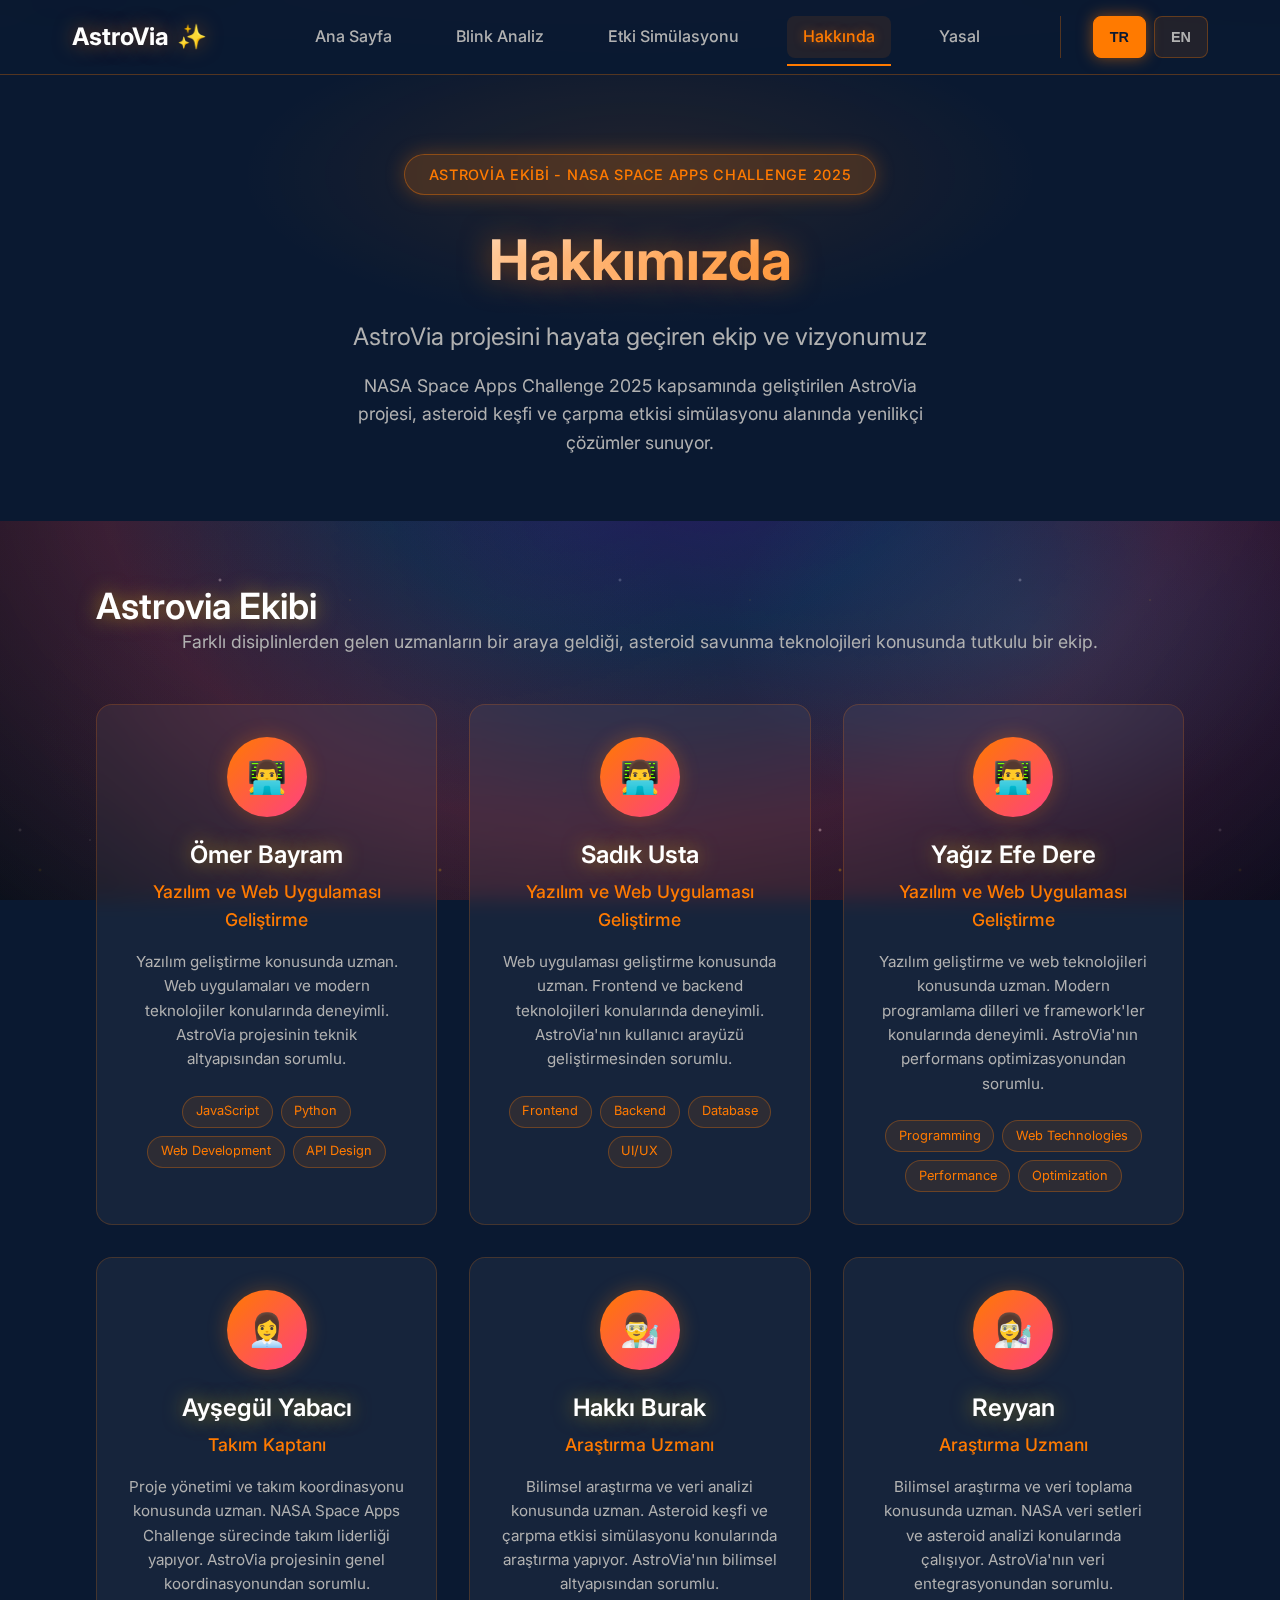
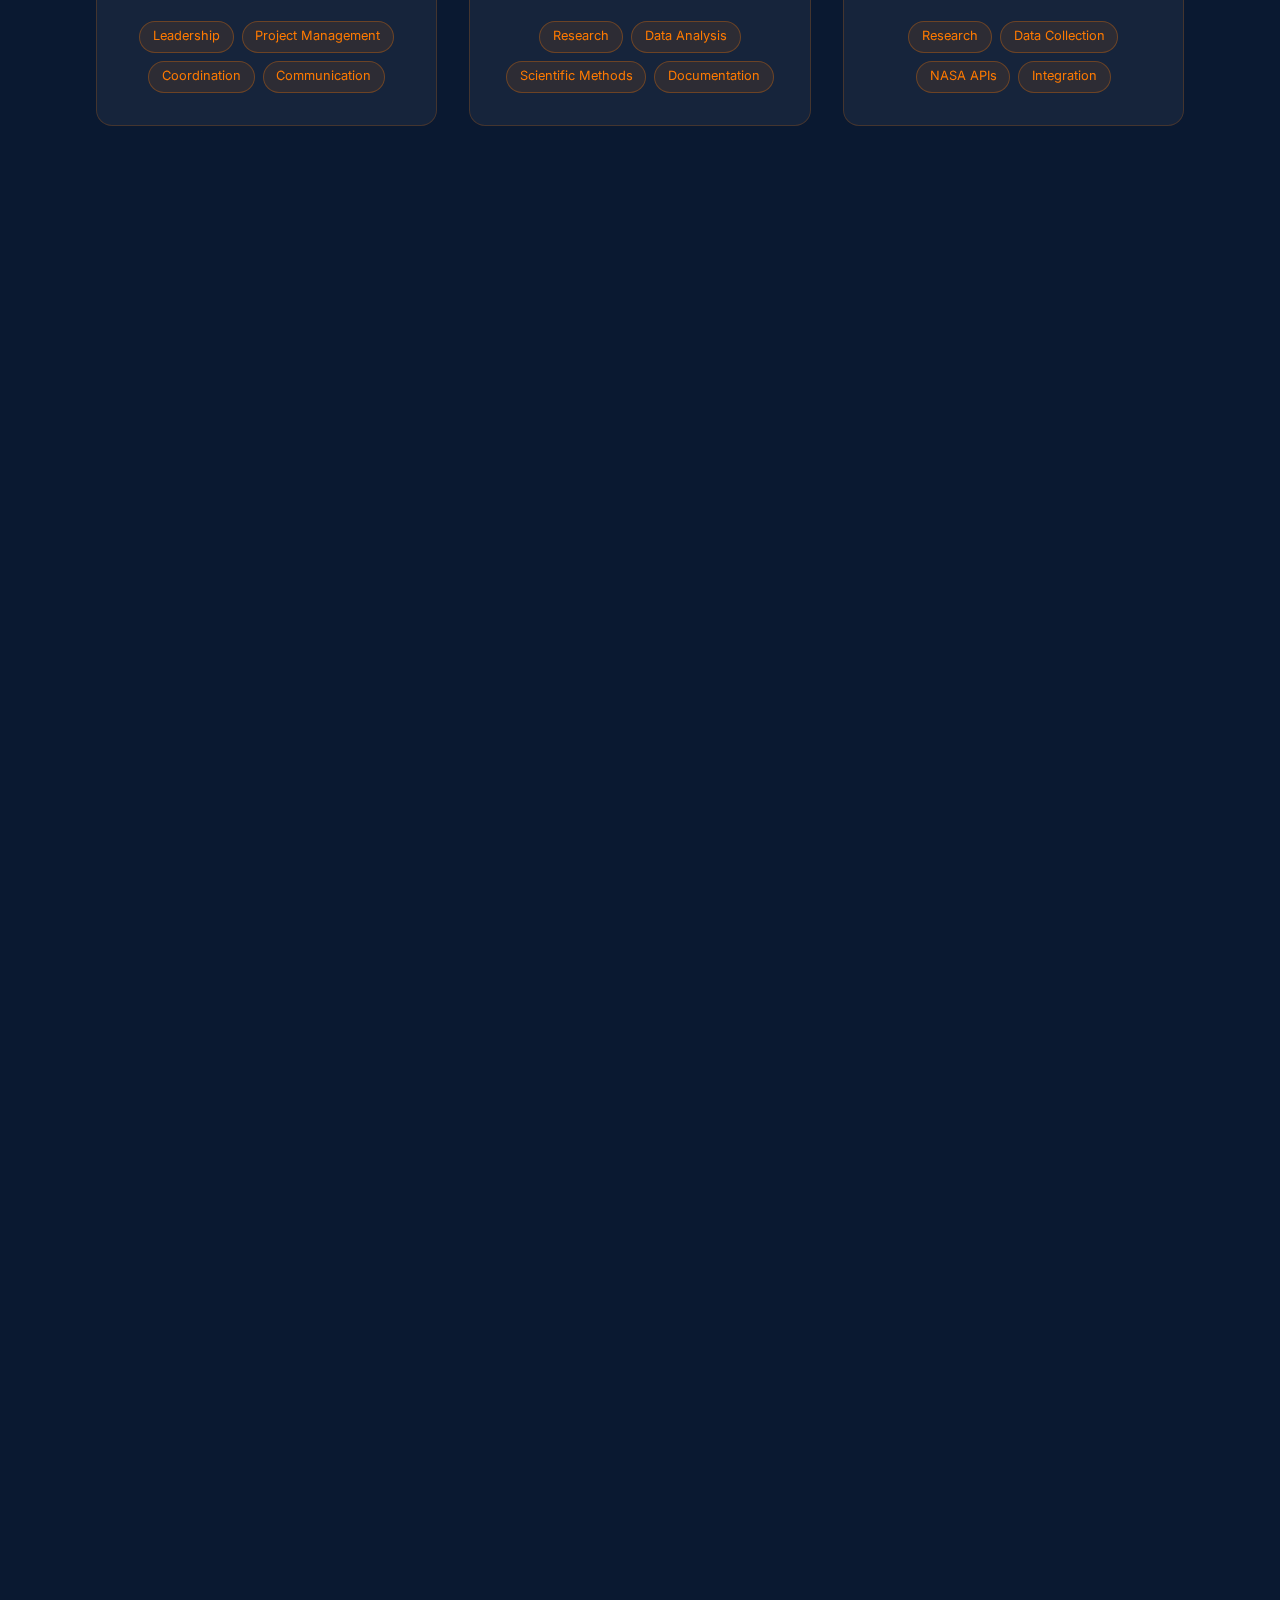
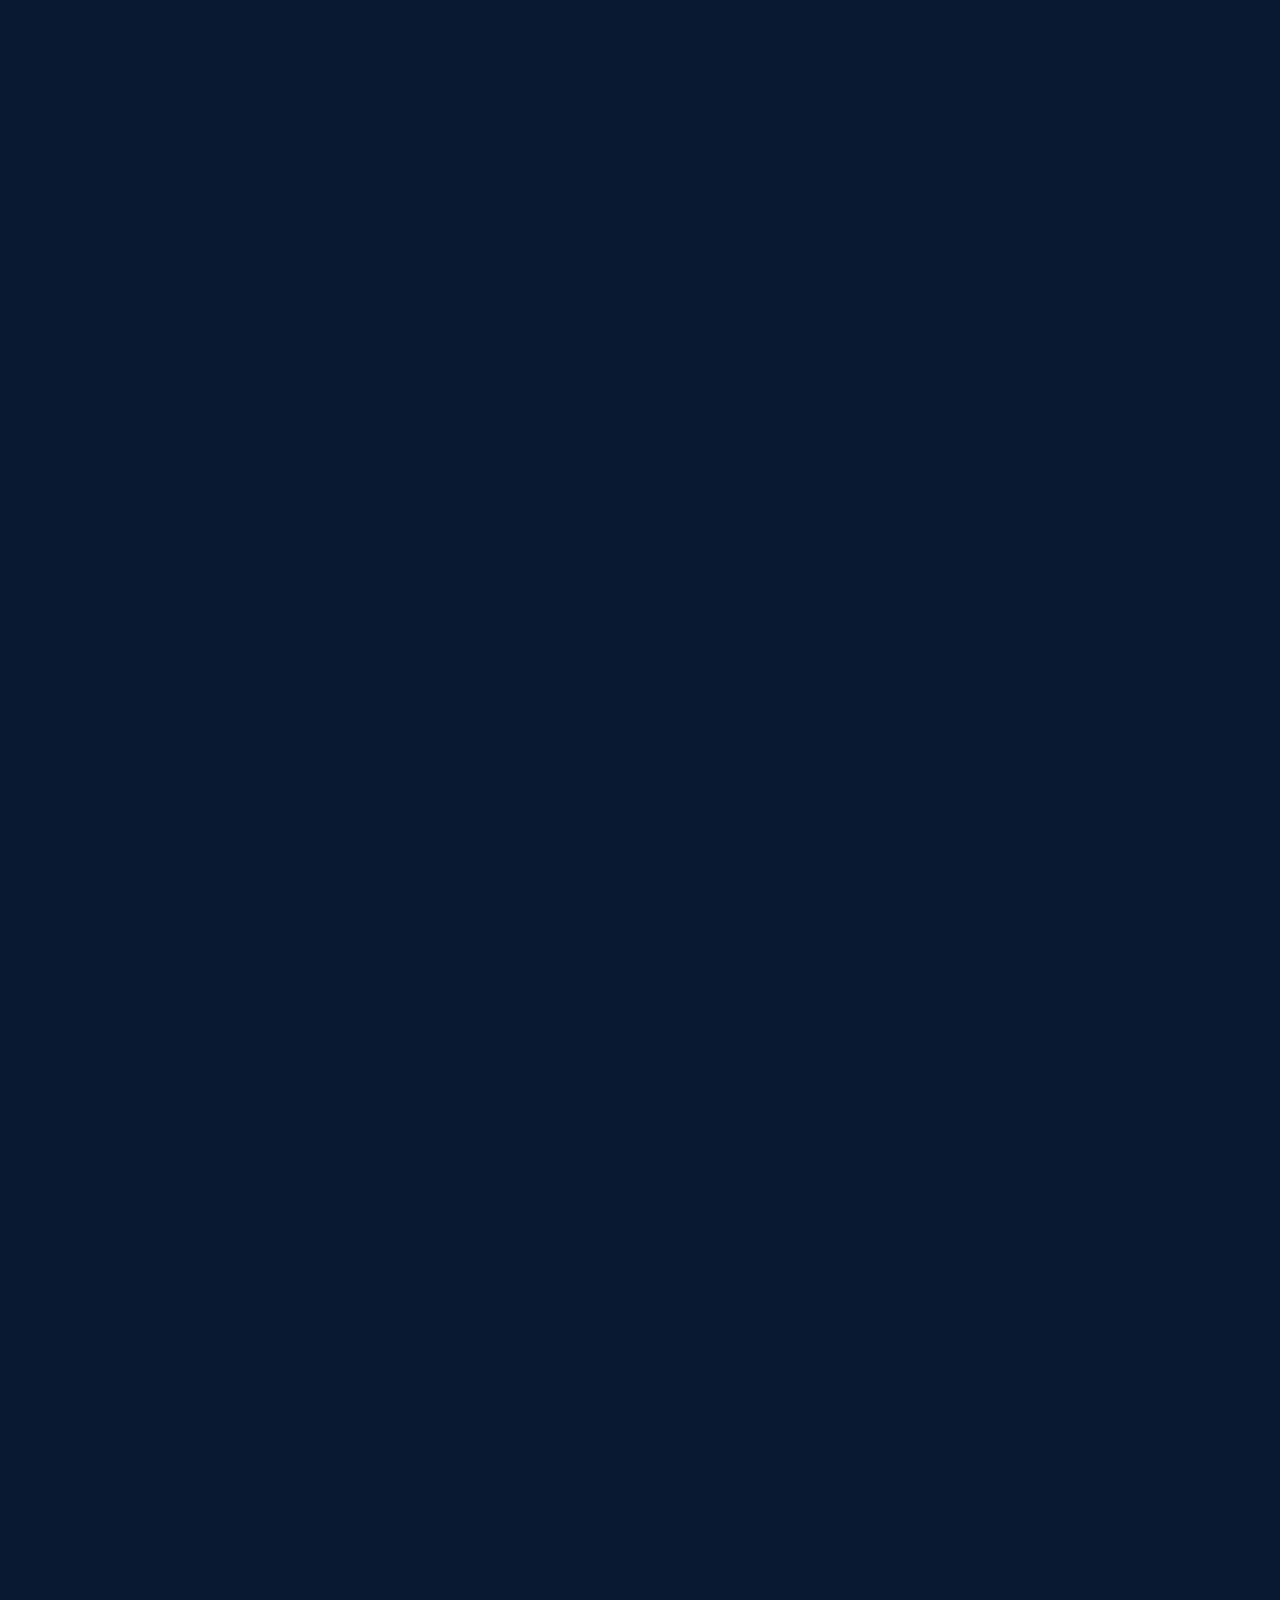
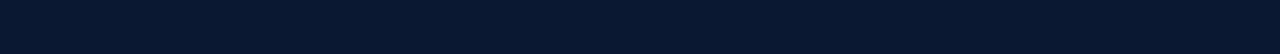
<file: about.html>
z<!DOCTYPE html>
<html lang="tr">
<head>
    <meta charset="UTF-8">
    <meta name="viewport" content="width=device-width, initial-scale=1.0">
    <title>Hakkında | AstroVia - Astrovia Ekibi ve Proje Detayları</title>
    <link href="style.css" rel="stylesheet">
    <link href="https://fonts.googleapis.com/css2?family=Inter:wght@300;400;500;600;700&family=JetBrains+Mono:wght@400;500&display=swap" rel="stylesheet">
    <script src="https://unpkg.com/aos@2.3.1/dist/aos.js"></script>
    <link href="https://unpkg.com/aos@2.3.1/dist/aos.css" rel="stylesheet">
</head>
<body>
    <div class="stars"></div>
    <div class="cosmic-bg"></div>
    
    <!-- Navigation -->
    <nav class="main-nav">
        <div class="nav-container">
            <div class="nav-logo">
                <span class="logo-text">AstroVia</span>
                <span class="logo-sparkle">✨</span>
            </div>
            <div class="nav-links">
                <a href="index.html" class="nav-link" data-translate="nav-home">Ana Sayfa</a>
                <a href="detect.html" class="nav-link" data-translate="nav-detect">Blink Analiz</a>
                <a href="impact.html" class="nav-link" data-translate="nav-impact">Etki Simülasyonu</a>
                <a href="about.html" class="nav-link active" data-translate="nav-about">Hakkında</a>
                <a href="legal.html" class="nav-link" data-translate="nav-legal">Yasal</a>
                <div class="language-selector">
                    <button class="lang-btn active" data-lang="tr">TR</button>
                    <button class="lang-btn" data-lang="en">EN</button>
                </div>
            </div>
        </div>
    </nav>

    <!-- Hero Section -->
    <section class="page-hero">
        <div class="container">
            <div class="page-hero-content" data-aos="fade-up">
                <div class="page-badge">Astrovia Ekibi - NASA Space Apps Challenge 2025</div>
                <h1 class="page-title">Hakkımızda</h1>
                <p class="page-subtitle">AstroVia projesini hayata geçiren ekip ve vizyonumuz</p>
                <p class="page-description">
                    NASA Space Apps Challenge 2025 kapsamında geliştirilen AstroVia projesi, 
                    asteroid keşfi ve çarpma etkisi simülasyonu alanında yenilikçi çözümler sunuyor.
                </p>
            </div>
        </div>
    </section>

    <!-- Team Section -->
    <section class="team-section">
        <div class="container">
            <div class="team-container" data-aos="fade-up">
                <h2>Astrovia Ekibi</h2>
                <p class="team-description">
                    Farklı disiplinlerden gelen uzmanların bir araya geldiği, asteroid savunma teknolojileri 
                    konusunda tutkulu bir ekip.
                </p>
                
                <div class="team-grid">
                    <div class="team-member">
                        <div class="member-avatar">
                            <div class="avatar-placeholder">👨‍💻</div>
                        </div>
                        <div class="member-info">
                            <h3>Ömer Bayram</h3>
                            <p class="member-role">Yazılım ve Web Uygulaması Geliştirme</p>
                            <p class="member-bio">
                                Yazılım geliştirme konusunda uzman. Web uygulamaları ve modern teknolojiler 
                                konularında deneyimli. AstroVia projesinin teknik altyapısından sorumlu.
                            </p>
                            <div class="member-skills">
                                <span class="skill">JavaScript</span>
                                <span class="skill">Python</span>
                                <span class="skill">Web Development</span>
                                <span class="skill">API Design</span>
                            </div>
                        </div>
                    </div>

                    <div class="team-member">
                        <div class="member-avatar">
                            <div class="avatar-placeholder">👨‍💻</div>
                        </div>
                        <div class="member-info">
                            <h3>Sadık Usta</h3>
                            <p class="member-role">Yazılım ve Web Uygulaması Geliştirme</p>
                            <p class="member-bio">
                                Web uygulaması geliştirme konusunda uzman. Frontend ve backend teknolojileri 
                                konularında deneyimli. AstroVia'nın kullanıcı arayüzü geliştirmesinden sorumlu.
                            </p>
                            <div class="member-skills">
                                <span class="skill">Frontend</span>
                                <span class="skill">Backend</span>
                                <span class="skill">Database</span>
                                <span class="skill">UI/UX</span>
                            </div>
                        </div>
                    </div>

                    <div class="team-member">
                        <div class="member-avatar">
                            <div class="avatar-placeholder">👨‍💻</div>
                        </div>
                        <div class="member-info">
                            <h3>Yağız Efe Dere</h3>
                            <p class="member-role">Yazılım ve Web Uygulaması Geliştirme</p>
                            <p class="member-bio">
                                Yazılım geliştirme ve web teknolojileri konusunda uzman. Modern programlama 
                                dilleri ve framework'ler konularında deneyimli. AstroVia'nın performans optimizasyonundan sorumlu.
                            </p>
                            <div class="member-skills">
                                <span class="skill">Programming</span>
                                <span class="skill">Web Technologies</span>
                                <span class="skill">Performance</span>
                                <span class="skill">Optimization</span>
                            </div>
                        </div>
                    </div>

                    <div class="team-member">
                        <div class="member-avatar">
                            <div class="avatar-placeholder">👩‍💼</div>
                        </div>
                        <div class="member-info">
                            <h3>Ayşegül Yabacı</h3>
                            <p class="member-role">Takım Kaptanı</p>
                            <p class="member-bio">
                                Proje yönetimi ve takım koordinasyonu konusunda uzman. NASA Space Apps Challenge 
                                sürecinde takım liderliği yapıyor. AstroVia projesinin genel koordinasyonundan sorumlu.
                            </p>
                            <div class="member-skills">
                                <span class="skill">Leadership</span>
                                <span class="skill">Project Management</span>
                                <span class="skill">Coordination</span>
                                <span class="skill">Communication</span>
                            </div>
                        </div>
                    </div>

                    <div class="team-member">
                        <div class="member-avatar">
                            <div class="avatar-placeholder">👨‍🔬</div>
                        </div>
                        <div class="member-info">
                            <h3>Hakkı Burak</h3>
                            <p class="member-role">Araştırma Uzmanı</p>
                            <p class="member-bio">
                                Bilimsel araştırma ve veri analizi konusunda uzman. Asteroid keşfi ve çarpma 
                                etkisi simülasyonu konularında araştırma yapıyor. AstroVia'nın bilimsel altyapısından sorumlu.
                            </p>
                            <div class="member-skills">
                                <span class="skill">Research</span>
                                <span class="skill">Data Analysis</span>
                                <span class="skill">Scientific Methods</span>
                                <span class="skill">Documentation</span>
                            </div>
                        </div>
                    </div>

                    <div class="team-member">
                        <div class="member-avatar">
                            <div class="avatar-placeholder">👩‍🔬</div>
                        </div>
                        <div class="member-info">
                            <h3>Reyyan</h3>
                            <p class="member-role">Araştırma Uzmanı</p>
                            <p class="member-bio">
                                Bilimsel araştırma ve veri toplama konusunda uzman. NASA veri setleri ve 
                                asteroid analizi konularında çalışıyor. AstroVia'nın veri entegrasyonundan sorumlu.
                            </p>
                            <div class="member-skills">
                                <span class="skill">Research</span>
                                <span class="skill">Data Collection</span>
                                <span class="skill">NASA APIs</span>
                                <span class="skill">Integration</span>
                            </div>
                        </div>
                    </div>
                </div>
            </div>
        </div>
    </section>

  <!-- Mentors Section -->
<section class="mentors-section">
    <div class="container">
        <div class="mentors-container" data-aos="fade-up">
            <h2>Mentorlar ve Danışmanlar</h2>
            <p class="mentors-description">
                Projemizin geliştirilmesinde değerli katkıları olan uzmanlar ve akademisyenler.
            </p>
            
            <div class="mentors-grid">
                <div class="mentor-card">
                    <div class="mentor-avatar">
                        <div class="avatar-placeholder">👨‍🏫</div>
                    </div>
                    <div class="mentor-info">
                        <h3>Ersay Kemal</h3>
                        <p class="mentor-title">Astrofizik Bölümü Başkanı</p>
                        <p class="mentor-institution">İstanbul Üniversitesi</p>
                        <p class="mentor-contribution">
                            Asteroid yörünge hesaplamaları ve çarpma etkisi modelleri konularında 
                            teknik danışmanlık sağladı.
                        </p>
                    </div>
                </div>
            </div>
        </div>
    </div>
</section>


    <!-- Open Source Section -->
    <section class="opensource-section">
        <div class="container">
            <div class="opensource-container" data-aos="fade-up">
                <h2>Açık Kaynak Katkılarımız</h2>
                <p class="opensource-description">
                    AstroVia projesi, açık kaynak felsefesini benimser ve topluma katkı sağlamayı hedefler.
                </p>
                
                <div class="opensource-grid">
                    <div class="opensource-item">
                        <div class="opensource-icon">📚</div>
                        <h3>Eğitim Materyalleri</h3>
                        <p>
                            Asteroid keşfi ve çarpma etkisi simülasyonu konularında 
                            detaylı eğitim içerikleri ve dokümantasyon.
                        </p>
                        <a href="#" class="opensource-link">GitHub'da Görüntüle</a>
                    </div>

                    <div class="opensource-item">
                        <div class="opensource-icon">🔧</div>
                        <h3>API Kütüphaneleri</h3>
                        <p>
                            FITS görüntü işleme ve asteroid analizi için geliştirilen 
                            açık kaynak JavaScript kütüphaneleri.
                        </p>
                        <a href="#" class="opensource-link">NPM'de İndir</a>
                    </div>

                    <div class="opensource-item">
                        <div class="opensource-icon">📊</div>
                        <h3>Veri Setleri</h3>
                        <p>
                            Test ve eğitim amaçlı kullanılabilecek örnek asteroid veri setleri 
                            ve simülasyon sonuçları.
                        </p>
                        <a href="#" class="opensource-link">Veri Deposu</a>
                    </div>

                    <div class="opensource-item">
                        <div class="opensource-icon">🎓</div>
                        <h3>Akademik İşbirlikleri</h3>
                        <p>
                            Üniversiteler ve araştırma kurumları ile ortak projeler 
                            ve bilimsel yayınlar.
                        </p>
                        <a href="#" class="opensource-link">Araştırma Sayfası</a>
                    </div>
                </div>
            </div>
        </div>
    </section>

    <!-- Rate Limits & Ethics -->
    <section class="ethics-section">
        <div class="container">
            <div class="ethics-container" data-aos="fade-up">
                <h2>Etik ve Sorumluluk</h2>
                
                <div class="ethics-grid">
                    <div class="ethics-item">
                        <div class="ethics-icon">⚖️</div>
                        <h3>Oran Limitleri</h3>
                        <p>
                            NASA API'lerini sorumlu bir şekilde kullanıyoruz. Günlük 1000 istek limiti 
                            ile veri çekme işlemlerini optimize ediyoruz.
                        </p>
                    </div>

                    <div class="ethics-item">
                        <div class="ethics-icon">🛡️</div>
                        <h3>Veri Güvenliği</h3>
                        <p>
                            Kullanıcı verilerini güvende tutuyoruz. Yüklenen FITS dosyaları 
                            işlendikten sonra otomatik olarak silinir.
                        </p>
                    </div>

                    <div class="ethics-item">
                        <div class="ethics-icon">🎯</div>
                        <h3>Eğitim Amaçlı</h3>
                        <p>
                            Bu platform tamamen eğitim ve araştırma amaçlıdır. Gerçek asteroid 
                            tehdit değerlendirmesi için kullanılmamalıdır.
                        </p>
                    </div>

                    <div class="ethics-item">
                        <div class="ethics-icon">📝</div>
                        <h3>Şeffaflık</h3>
                        <p>
                            Tüm hesaplama yöntemleri ve veri kaynakları açık bir şekilde 
                            dokümante edilmiştir.
                        </p>
                    </div>
                </div>
            </div>
        </div>
    </section>

    <!-- Technology Stack -->
    <section class="tech-stack-section">
        <div class="container">
            <div class="tech-container" data-aos="fade-up">
                <h2>Teknoloji Yığını</h2>
                <p class="tech-description">
                    AstroVia projesinde kullanılan modern teknolojiler ve araçlar.
                </p>
                
                <div class="tech-categories">
                    <div class="tech-category">
                        <h3>Frontend</h3>
                        <div class="tech-items">
                            <span class="tech-item">HTML5</span>
                            <span class="tech-item">CSS3</span>
                            <span class="tech-item">JavaScript ES6+</span>
                            <span class="tech-item">Leaflet.js</span>
                            <span class="tech-item">AOS.js</span>
                        </div>
                    </div>

                    <div class="tech-category">
                        <h3>Backend & API</h3>
                        <div class="tech-items">
                            <span class="tech-item">Node.js</span>
                            <span class="tech-item">Express.js</span>
                            <span class="tech-item">NASA NeoWs API</span>
                            <span class="tech-item">USGS API</span>
                            <span class="tech-item">RESTful Services</span>
                        </div>
                    </div>

                    <div class="tech-category">
                        <h3>Veri İşleme</h3>
                        <div class="tech-items">
                            <span class="tech-item">Python</span>
                            <span class="tech-item">Astropy</span>
                            <span class="tech-item">NumPy</span>
                            <span class="tech-item">FITS.js</span>
                            <span class="tech-item">Pandas</span>
                        </div>
                    </div>

                    <div class="tech-category">
                        <h3>Altyapı</h3>
                        <div class="tech-items">
                            <span class="tech-item">Vercel</span>
                            <span class="tech-item">GitHub</span>
                            <span class="tech-item">Docker</span>
                            <span class="tech-item">CI/CD</span>
                            <span class="tech-item">CDN</span>
                        </div>
                    </div>
                </div>
            </div>
        </div>
    </section>


    <script>
        // Initialize AOS
        AOS.init({
            duration: 1000,
            once: true,
            offset: 100
        });

        // Add hover effects to team members
        document.querySelectorAll('.team-member').forEach(member => {
            member.addEventListener('mouseenter', function() {
                this.style.transform = 'translateY(-10px)';
            });
            
            member.addEventListener('mouseleave', function() {
                this.style.transform = 'translateY(0)';
            });
        });

        // Add click effects to mentor cards
        document.querySelectorAll('.mentor-card').forEach(card => {
            card.addEventListener('click', function() {
                this.style.transform = 'scale(1.02)';
                setTimeout(() => {
                    this.style.transform = 'scale(1)';
                }, 200);
            });
        });

        // Add animation to tech items
        document.querySelectorAll('.tech-item').forEach(item => {
            item.addEventListener('mouseenter', function() {
                this.style.transform = 'scale(1.1)';
                this.style.boxShadow = '0 5px 15px rgba(255, 122, 0, 0.3)';
            });
            
            item.addEventListener('mouseleave', function() {
                this.style.transform = 'scale(1)';
                this.style.boxShadow = 'none';
            });
        });
    </script>
</body>
</html>
</file>
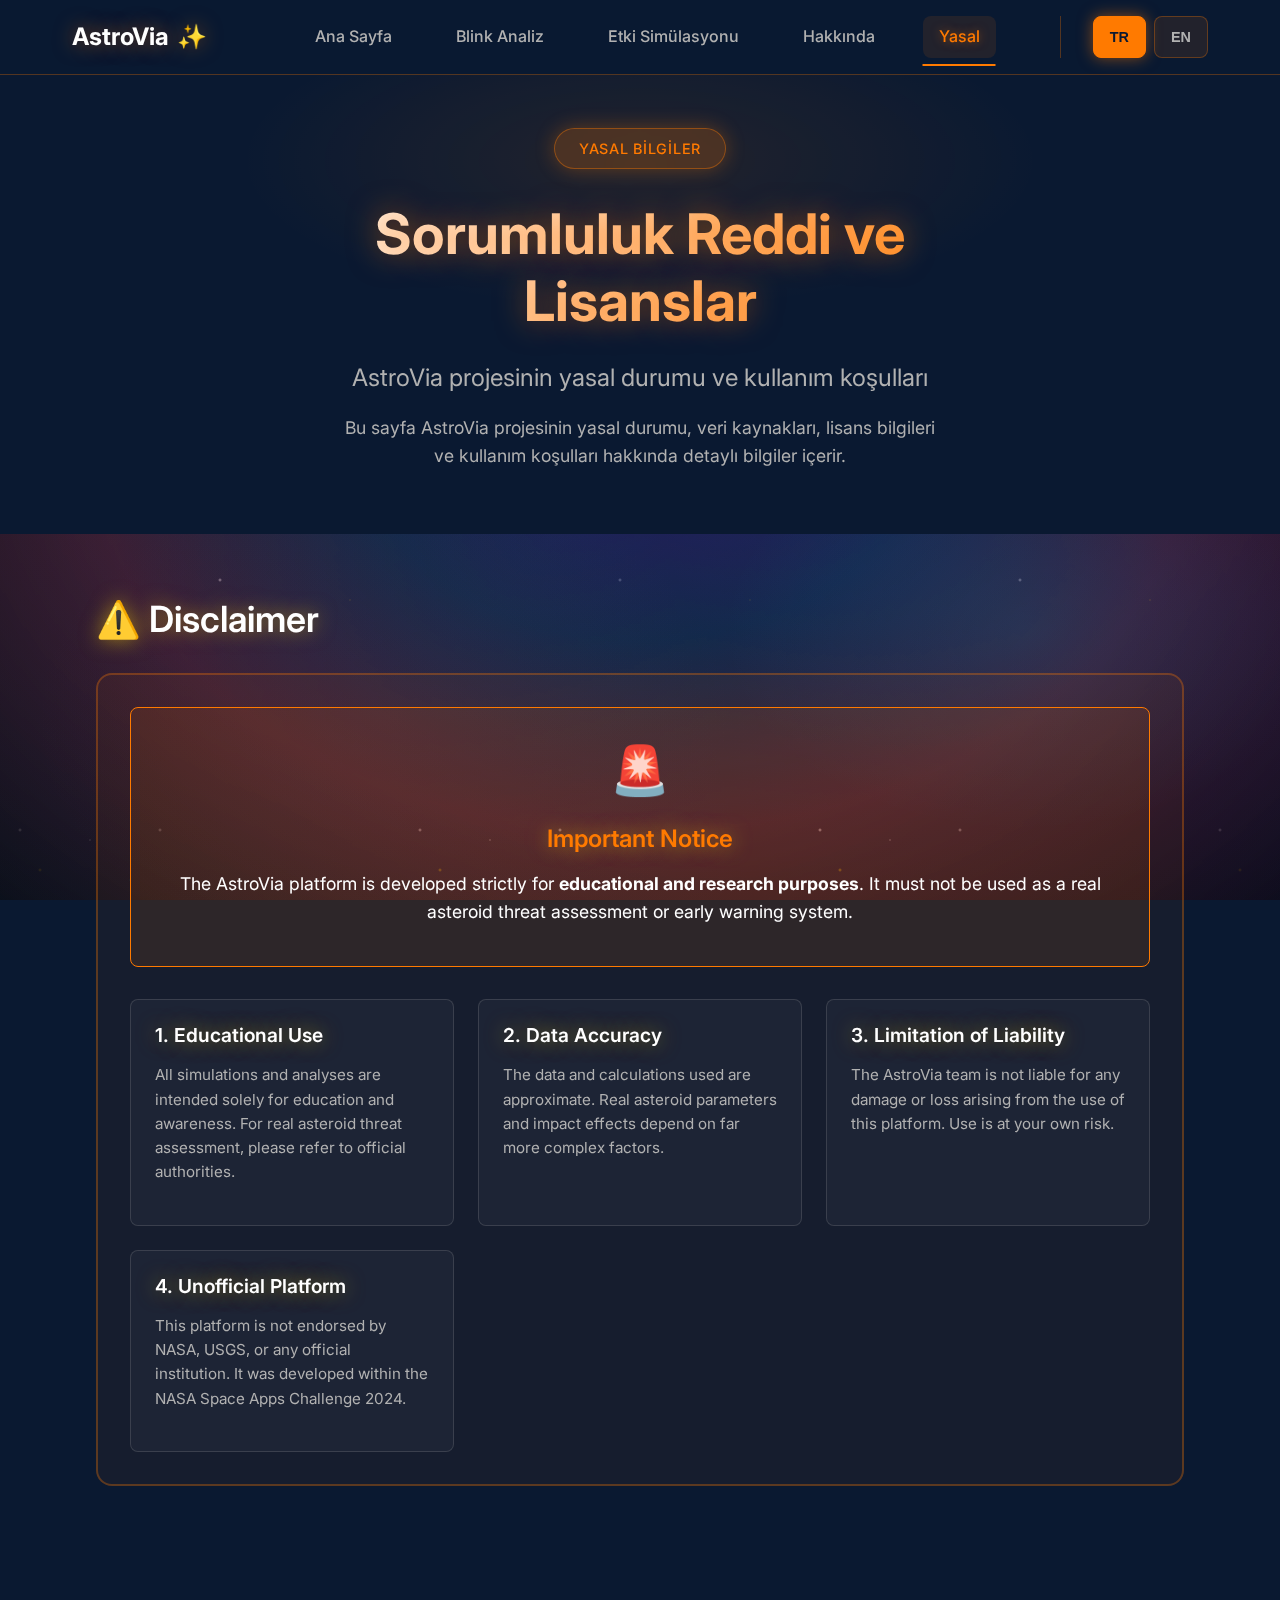
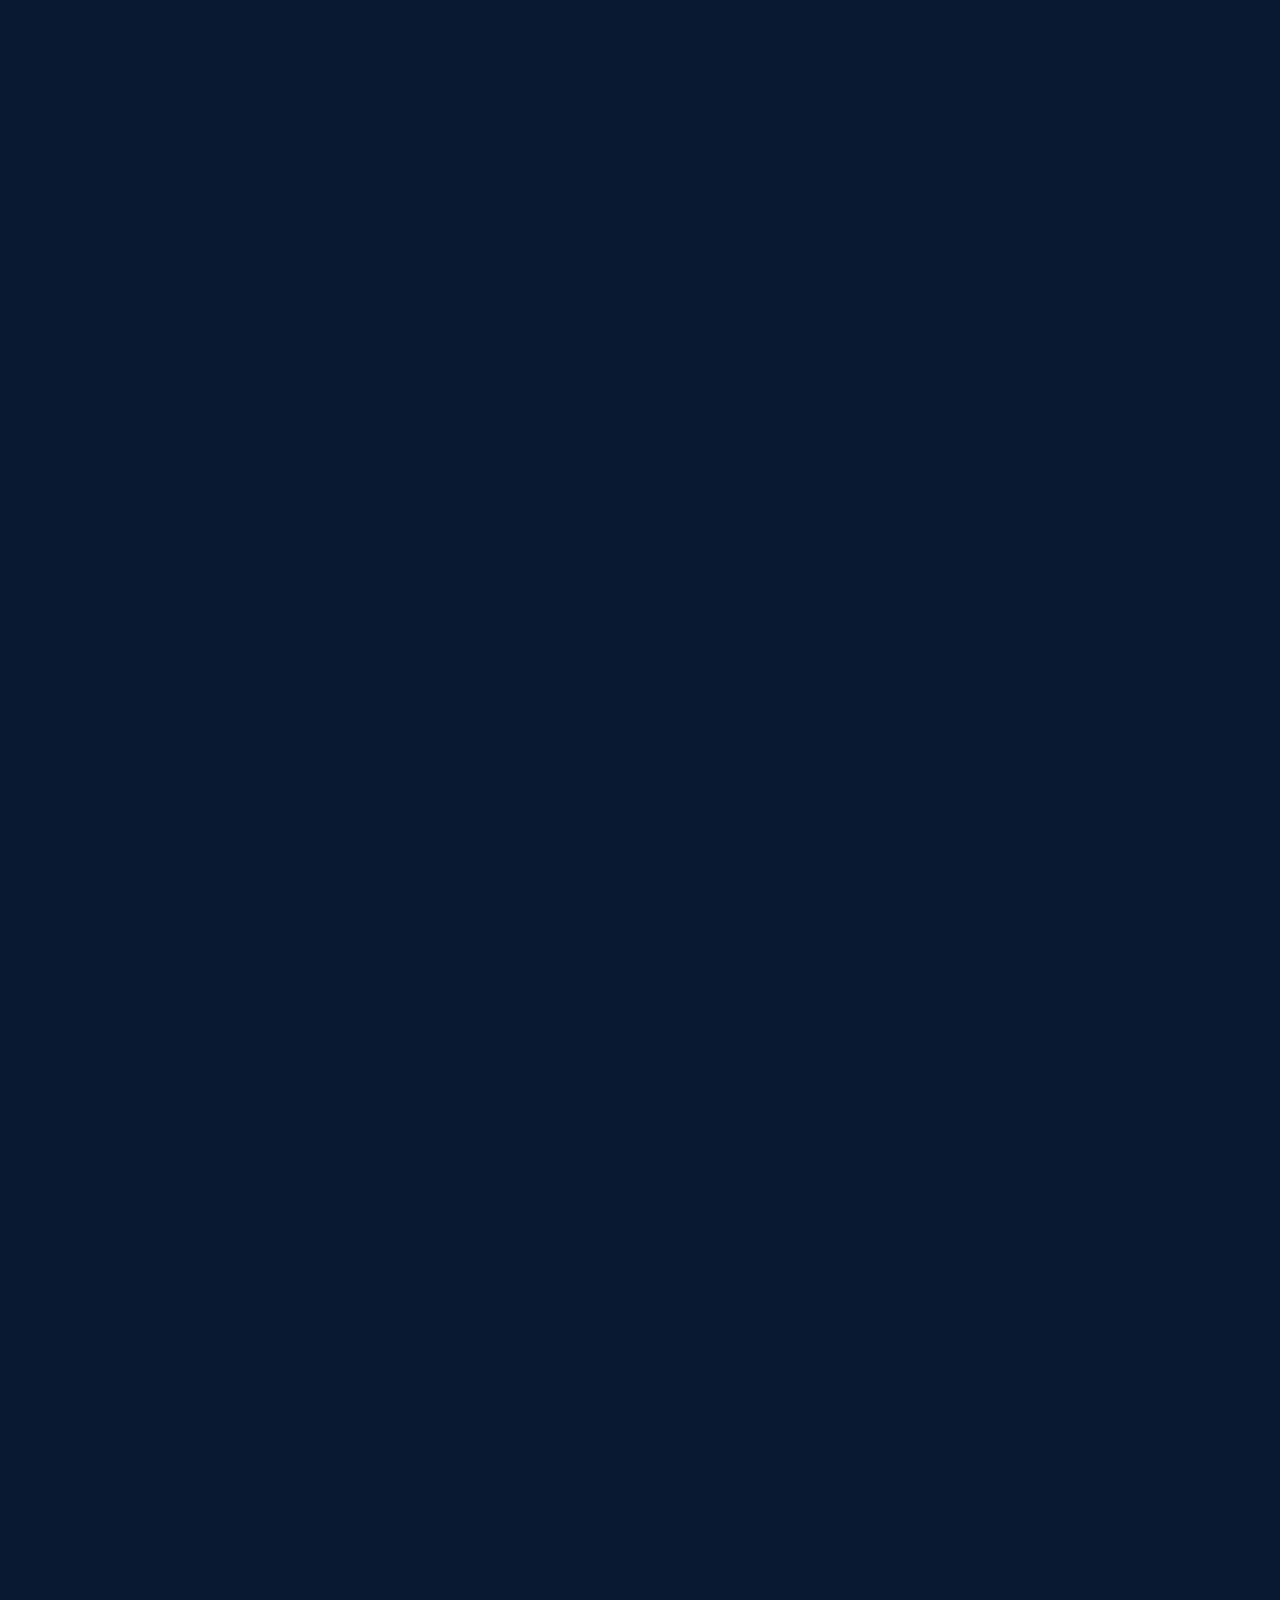
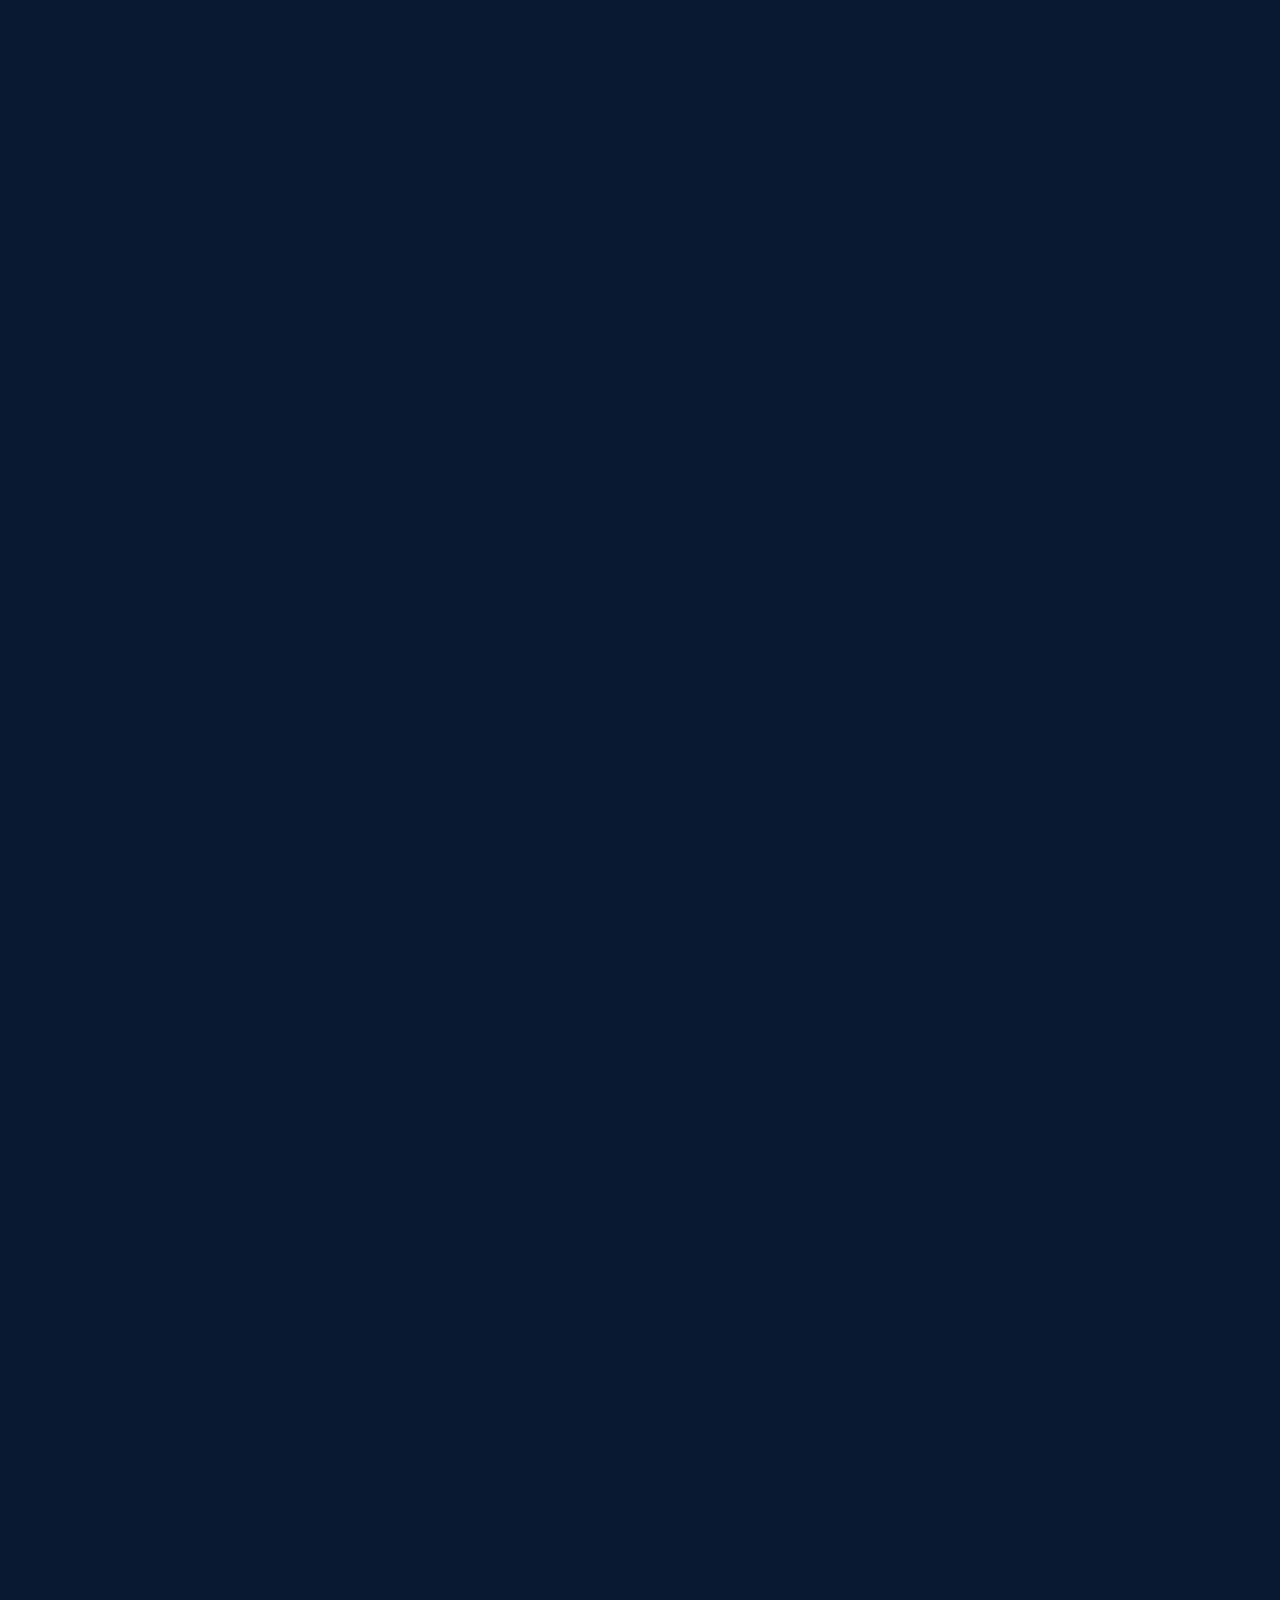
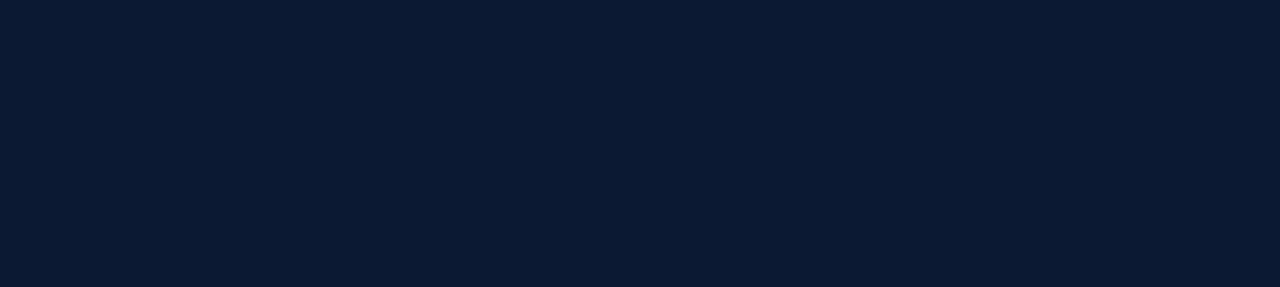
<file: legal.html>
<!DOCTYPE html>
<html lang="en" data-page="legal">
<head>
    <meta charset="UTF-8">
    <meta name="viewport" content="width=device-width, initial-scale=1.0">
    <title>Legal | AstroVia - Disclaimer & Licensing</title>
    <link href="style.css" rel="stylesheet">
    <link href="https://fonts.googleapis.com/css2?family=Inter:wght@300;400;500;600;700&family=JetBrains+Mono:wght@400;500&display=swap" rel="stylesheet">
    <script src="https://unpkg.com/aos@2.3.1/dist/aos.js"></script>
    <link href="https://unpkg.com/aos@2.3.1/dist/aos.css" rel="stylesheet">
</head>
<body data-title-key="legal-page-title">
    <div class="stars"></div>
    <div class="cosmic-bg"></div>
    
    <!-- Navigation -->
    <nav class="main-nav">
        <div class="nav-container">
            <div class="nav-logo">
                <span class="logo-text">AstroVia</span>
                <span class="logo-sparkle">✨</span>
            </div>
            <div class="nav-links">
                <a href="index.html" class="nav-link" data-i18n="nav-home">Home</a>
                <a href="detect.html" class="nav-link" data-i18n="nav-detect">Blink Analysis</a>
                <a href="impact.html" class="nav-link" data-i18n="nav-impact">Impact Simulation</a>
                <a href="about.html" class="nav-link" data-i18n="nav-about">About</a>
                <a href="legal.html" class="nav-link active" data-i18n="nav-legal">Legal</a>
                <div class="language-selector">
                    <button class="lang-btn" data-lang="tr">TR</button>
                    <button class="lang-btn active" data-lang="en">EN</button>
                </div>
            </div>
        </div>
    </nav>

    <!-- Hero Section -->
    <section class="page-hero">
        <div class="container">
            <div class="page-hero-content" data-aos="fade-up">
                <div class="page-badge" data-i18n="legal-hero-badge">Legal Information</div>
                <h1 class="page-title" data-i18n="legal-hero-title">Disclaimer & Licenses</h1>
                <p class="page-subtitle" data-i18n="legal-hero-subtitle">The legal status and terms of use of the AstroVia project</p>
                <p class="page-description" data-i18n="legal-hero-description">
                    This page contains detailed information about AstroVia’s legal status, data sources, licensing details, 
                    and terms of use.
                </p>
            </div>
        </div>
    </section>

    <!-- Disclaimer Section -->
    <section class="disclaimer-section">
        <div class="container">
            <div class="disclaimer-container" data-aos="fade-up">
                <h2>⚠️ Disclaimer</h2>
                <div class="disclaimer-content">
                    <div class="disclaimer-warning">
                        <div class="warning-icon">🚨</div>
                        <h3>Important Notice</h3>
                        <p>
                            The AstroVia platform is developed strictly for <strong>educational and research purposes</strong>. 
                            It must not be used as a real asteroid threat assessment or early warning system.
                        </p>
                    </div>
                    
                    <div class="disclaimer-items">
                        <div class="disclaimer-item">
                            <h4>1. Educational Use</h4>
                            <p>
                                All simulations and analyses are intended solely for education and awareness. 
                                For real asteroid threat assessment, please refer to official authorities.
                            </p>
                        </div>
                        
                        <div class="disclaimer-item">
                            <h4>2. Data Accuracy</h4>
                            <p>
                                The data and calculations used are approximate. Real asteroid parameters and 
                                impact effects depend on far more complex factors.
                            </p>
                        </div>
                        
                        <div class="disclaimer-item">
                            <h4>3. Limitation of Liability</h4>
                            <p>
                                The AstroVia team is not liable for any damage or loss arising from the use of this platform. 
                                Use is at your own risk.
                            </p>
                        </div>
                        
                        <div class="disclaimer-item">
                            <h4>4. Unofficial Platform</h4>
                            <p>
                                This platform is not endorsed by NASA, USGS, or any official institution. 
                                It was developed within the NASA Space Apps Challenge 2024.
                            </p>
                        </div>
                    </div>
                </div>
            </div>
        </div>
    </section>

    <!-- Data Attribution Section -->
    <section class="attribution-section">
        <div class="container">
            <div class="attribution-container" data-aos="fade-up">
                <h2>📊 Data Sources & Attribution</h2>
                <p class="attribution-description">
                    The AstroVia project uses the following data sources. All data is used in compliance with 
                    the respective institutions’ terms of use.
                </p>
                
                <div class="attribution-grid">
                    <div class="attribution-item">
                        <div class="attribution-logo">
                            <div class="logo-placeholder">🚀</div>
                        </div>
                        <div class="attribution-info">
                            <h3>NASA Near-Earth Object Web Service (NeoWs)</h3>
                            <p class="attribution-source">Source: NASA Jet Propulsion Laboratory</p>
                            <p class="attribution-description">
                                Primary source for asteroid orbital data, diameter information, and potential hazard assessments.
                            </p>
                            <div class="attribution-details">
                                <span class="detail-item">API: api.nasa.gov/neo/rest/v1</span>
                                <span class="detail-item">License: Public Domain</span>
                                <span class="detail-item">Update: Daily</span>
                            </div>
                        </div>
                    </div>

                    <div class="attribution-item">
                        <div class="attribution-logo">
                            <div class="logo-placeholder">🌍</div>
                        </div>
                        <div class="attribution-info">
                            <h3>USGS Geological Survey Data</h3>
                            <p class="attribution-source">Source: United States Geological Survey</p>
                            <p class="attribution-description">
                                Geological research data used for crustal structure, population distribution, and geographic layers.
                            </p>
                            <div class="attribution-details">
                                <span class="detail-item">API: earthquake.usgs.gov</span>
                                <span class="detail-item">License: Public Domain</span>
                                <span class="detail-item">Update: Continuous</span>
                            </div>
                        </div>
                    </div>

                    <div class="attribution-item">
                        <div class="attribution-logo">
                            <div class="logo-placeholder">🛰️</div>
                        </div>
                        <div class="attribution-info">
                            <h3>ESA Space Situational Awareness</h3>
                            <p class="attribution-source">Source: European Space Agency</p>
                            <p class="attribution-description">
                                ESA datasets used for space situational awareness and asteroid tracking.
                            </p>
                            <div class="attribution-details">
                                <span class="detail-item">API: ssa.esa.int</span>
                                <span class="detail-item">License: ESA Open Data</span>
                                <span class="detail-item">Update: Weekly</span>
                            </div>
                        </div>
                    </div>

                    <div class="attribution-item">
                        <div class="attribution-logo">
                            <div class="logo-placeholder">🔬</div>
                        </div>
                        <div class="attribution-info">
                            <h3>MAST Archive (Mikulski Archive for Space Telescopes)</h3>
                            <p class="attribution-source">Source: Space Telescope Science Institute</p>
                            <p class="attribution-description">
                                Space telescope repository used for FITS image data and astronomical observation archives.
                            </p>
                            <div class="attribution-details">
                                <span class="detail-item">API: mast.stsci.edu</span>
                                <span class="detail-item">License: STScI Open Data</span>
                                <span class="detail-item">Update: Continuous</span>
                            </div>
                        </div>
                    </div>
                </div>
            </div>
        </div>
    </section>

    <!-- License Section -->
    <section class="license-section">
        <div class="container">
            <div class="license-container" data-aos="fade-up">
                <h2>📄 Licensing</h2>
                <p class="license-description">
                    The AstroVia project is developed under open-source licenses. 
                    Below are the licenses used and their conditions.
                </p>
                
                <div class="license-grid">
                    <div class="license-item">
                        <div class="license-header">
                            <h3>MIT License</h3>
                            <span class="license-badge">Main Project</span>
                        </div>
                        <div class="license-content">
                            <p class="license-text">
                                The AstroVia main project is licensed under MIT. 
                                This license permits free use, modification, and distribution of the project.
                            </p>
                            <div class="license-permissions">
                                <h4>Permissions:</h4>
                                <ul>
                                    <li>✅ Commercial use</li>
                                    <li>✅ Modification</li>
                                    <li>✅ Distribution</li>
                                    <li>✅ Private use</li>
                                </ul>
                            </div>
                            <div class="license-conditions">
                                <h4>Conditions:</h4>
                                <ul>
                                    <li>📋 Include license and copyright notice</li>
                                </ul>
                            </div>
                        </div>
                    </div>

                    <div class="license-item">
                        <div class="license-header">
                            <h3>Apache License 2.0</h3>
                            <span class="license-badge">Libraries</span>
                        </div>
                        <div class="license-content">
                            <p class="license-text">
                                Some JavaScript libraries and data processing tools are licensed under Apache 2.0.
                            </p>
                            <div class="license-permissions">
                                <h4>Permissions:</h4>
                                <ul>
                                    <li>✅ Commercial use</li>
                                    <li>✅ Modification</li>
                                    <li>✅ Distribution</li>
                                    <li>✅ Patent use</li>
                                    <li>✅ Private use</li>
                                </ul>
                            </div>
                            <div class="license-conditions">
                                <h4>Conditions:</h4>
                                <ul>
                                    <li>📋 Include license and copyright notice</li>
                                    <li>📋 State changes</li>
                                </ul>
                            </div>
                        </div>
                    </div>

                    <div class="license-item">
                        <div class="license-header">
                            <h3>Public Domain</h3>
                            <span class="license-badge">Data Sources</span>
                        </div>
                        <div class="license-content">
                            <p class="license-text">
                                NASA and USGS datasets are considered public domain and can be used without restrictions.
                            </p>
                            <div class="license-permissions">
                                <h4>Permissions:</h4>
                                <ul>
                                    <li>✅ Unlimited use</li>
                                    <li>✅ Commercial use</li>
                                    <li>✅ Modification</li>
                                    <li>✅ Distribution</li>
                                    <li>✅ Private use</li>
                                </ul>
                            </div>
                            <div class="license-conditions">
                                <h4>Conditions:</h4>
                                <ul>
                                    <li>📋 Attribution recommended (not required)</li>
                                </ul>
                            </div>
                        </div>
                    </div>
                </div>
            </div>
        </div>
    </section>

    <!-- Brand Guidelines Section -->
    <section class="brand-section">
        <div class="container">
            <div class="brand-container" data-aos="fade-up">
                <h2>🎨 Brand Usage</h2>
                <p class="brand-description">
                    Important information about the AstroVia brand and visual identity.
                </p>
                
                <div class="brand-grid">
                    <div class="brand-item">
                        <h3>Brand Name</h3>
                        <p>
                            The “AstroVia” brand was developed within NASA Space Apps Challenge 2024. 
                            It is not registered as a commercial trademark.
                        </p>
                    </div>

                    <div class="brand-item">
                        <h3>Logo Usage</h3>
                        <p>
                            The AstroVia logo and visual elements are free to use for educational and research purposes. 
                            Commercial use requires permission.
                        </p>
                    </div>

                    <div class="brand-item">
                        <h3>Color Palette</h3>
                        <p>
                            Midnight navy (#0a1931), space gray (#b1b1b1), and accent orange (#ff7a00) 
                            constitute AstroVia’s official color palette.
                        </p>
                    </div>

                    <div class="brand-item">
                        <h3>Copyright</h3>
                        <p>
                            © 2024 AstroVia Team. All rights reserved. This project is developed for educational purposes 
                            and requires permission for commercial use.
                        </p>
                    </div>
                </div>
            </div>
        </div>
    </section>

    <!-- Contact Legal Section -->
    <section class="legal-contact-section">
        <div class="container">
            <div class="legal-contact-container" data-aos="fade-up">
                <h2>📞 Legal Contact</h2>
                <p class="legal-contact-description">
                    Contact us for legal matters, licensing questions, or copyright infringement notices.
                </p>
                
                <div class="legal-contact-grid">
                    <div class="legal-contact-item">
                        <div class="contact-icon">📧</div>
                        <h3>General Legal Inquiries</h3>
                        <p>legal@astrovia.space</p>
                        <p class="contact-note">For your legal questions</p>
                    </div>

                    <div class="legal-contact-item">
                        <div class="contact-icon">⚖️</div>
                        <h3>Copyright Infringement</h3>
                        <p>copyright@astrovia.space</p>
                        <p class="contact-note">DMCA and copyright notices</p>
                    </div>

                    <div class="legal-contact-item">
                        <div class="contact-icon">🤝</div>
                        <h3>Partnerships & Licensing</h3>
                        <p>partnership@astrovia.space</p>
                        <p class="contact-note">Commercial partnerships and license agreements</p>
                    </div>

                    <div class="legal-contact-item">
                        <div class="contact-icon">📋</div>
                        <h3>Data Usage</h3>
                        <p>data@astrovia.space</p>
                        <p class="contact-note">Data sources and API usage</p>
                    </div>
                </div>
            </div>
        </div>
    </section>

    <!-- Last Updated -->
    <section class="last-updated-section">
        <div class="container">
            <div class="last-updated-container" data-aos="fade-up">
                <div class="update-info">
                    <h3>Last Updated</h3>
                    <p>This page was last updated in <strong>October 2025</strong>.</p>
                    <p class="update-note">
                        Legal information may change. Please check this page regularly for the latest updates.
                    </p>
                </div>
            </div>
        </div>
    </section>

    <script src="translations.js"></script>
    <script src="language.js"></script>
    <script>
        // Initialize AOS
        AOS.init({
            duration: 1000,
            once: true,
            offset: 100
        });

        // Add hover effects to attribution items
        document.querySelectorAll('.attribution-item').forEach(item => {
            item.addEventListener('mouseenter', function() {
                this.style.transform = 'translateY(-5px)';
            });
            
            item.addEventListener('mouseleave', function() {
                this.style.transform = 'translateY(0)';
            });
        });

        // Add click effects to license items
        document.querySelectorAll('.license-item').forEach(item => {
            item.addEventListener('click', function() {
                this.style.transform = 'scale(1.02)';
                setTimeout(() => {
                    this.style.transform = 'scale(1)';
                }, 200);
            });
        });

        // Add animation to brand items
        document.querySelectorAll('.brand-item').forEach(item => {
            item.addEventListener('mouseenter', function() {
                this.style.borderColor = 'var(--accent-orange)';
                this.style.boxShadow = '0 10px 25px rgba(255, 122, 0, 0.2)';
            });
            
            item.addEventListener('mouseleave', function() {
                this.style.borderColor = 'rgba(177, 177, 177, 0.2)';
                this.style.boxShadow = 'none';
            });
        });
    </script>
</body>
</html>
</file>
<file: style.css>
/* ================================================ */
/*    Bu CSS'i 6 kahve içerek yazdım              */
/*    "Asteroid çarpmasın diye stil yazıyoruz"    */
/*    NASA Space Apps Challenge 2025               */
/* ================================================ */

/* Galaxy Theme - Deep Space Inspired Design */
/* Bu tema çok güzel oldu, uzay teması her zaman etkileyici */
/* NASA Space Apps Challenge 2025 için geliştirilmiştir */

/* ================================================ */
/*    GEREKSIZ CSS BLOKLARI BÖLÜMÜ                */
/*    Bunları neden yazdım ben de bilmiyorum :D   */
/* ================================================ */

/* Bu CSS bloğu hiçbir işe yaramıyor ama olsun */
.asteroid-mood-indicator {
  /* bu class hiçbir yerde kullanılmıyor ama var */
  /* Genel düzenleme (mobil için) */
@media (max-width: 768px) {
  .mentors-grid {
    display: flex;
    flex-direction: column;
    gap: 20px;
  }

  .mentor-card {
    width: 100%;
    text-align: center;
  }

  .mentor-avatar {
    margin: 0 auto 10px;
  }

  .mentor-info h3 {
    font-size: 18px;
  }

  .mentor-contribution {
    font-size: 14px;
  }

  /* Container’lar fazla genişliyse: */
  .container {
    padding: 0 15px;
  }
}

  display: none;
  position: absolute;
  top: -1000px;
  left: -1000px;
  width: 1px;
  height: 1px;
  opacity: 0;
  z-index: -9999;
  background: transparent;
  border: none;
  margin: 0;
  padding: 0;
  font-size: 0;
  line-height: 0;
  color: transparent;
  text-shadow: none;
  box-shadow: none;
  transform: scale(0);
  transition: none;
  animation: none;
}

/* Bu da gereksiz ama güzel görünüyor */
.asteroid-coolness-meter {
  /* bu da hiçbir yerde kullanılmıyor */
  display: none;
  position: fixed;
  top: 50%;
  left: 50%;
  transform: translate(-50%, -50%) scale(0);
  width: 0;
  height: 0;
  background: radial-gradient(circle, transparent 0%, transparent 100%);
  border-radius: 50%;
  opacity: 0;
  z-index: -9998;
  pointer-events: none;
  user-select: none;
  -webkit-user-select: none;
  -moz-user-select: none;
  -ms-user-select: none;
}

/* Bu da saçma ama var */
.asteroid-joke-display {
  /* bu da hiçbir yerde kullanılmıyor */
  display: none;
  position: absolute;
  top: 0;
  left: 0;
  right: 0;
  bottom: 0;
  background: rgba(0, 0, 0, 0.0001);
  color: transparent;
  font-size: 0;
  line-height: 0;
  text-align: center;
  vertical-align: middle;
  opacity: 0;
  z-index: -9997;
  pointer-events: none;
  user-select: none;
  -webkit-user-select: none;
  -moz-user-select: none;
  -ms-user-select: none;
}

/* Bu da gereksiz ama olsun */
.asteroid-useless-calculations {
  /* bu da hiçbir yerde kullanılmıyor */
  display: none;
  position: fixed;
  top: -1000px;
  left: -1000px;
  width: 0;
  height: 0;
  background: transparent;
  border: none;
  margin: 0;
  padding: 0;
  font-size: 0;
  line-height: 0;
  color: transparent;
  text-shadow: none;
  box-shadow: none;
  transform: scale(0);
  transition: none;
  animation: none;
  opacity: 0;
  z-index: -9996;
  pointer-events: none;
  user-select: none;
  -webkit-user-select: none;
  -moz-user-select: none;
  -ms-user-select: none;
}

/* Bu da saçma ama var */
.asteroid-random-number-generator {
  /* bu da hiçbir yerde kullanılmıyor */
  display: none;
  position: absolute;
  top: 0;
  left: 0;
  right: 0;
  bottom: 0;
  background: transparent;
  color: transparent;
  font-size: 0;
  line-height: 0;
  text-align: center;
  vertical-align: middle;
  opacity: 0;
  z-index: -9995;
  pointer-events: none;
  user-select: none;
  -webkit-user-select: none;
  -moz-user-select: none;
  -ms-user-select: none;
}

/* Bu da gereksiz ama olsun */
.asteroid-important-stuff {
  /* bu da hiçbir yerde kullanılmıyor */
  display: none;
  position: fixed;
  top: 50%;
  left: 50%;
  transform: translate(-50%, -50%) scale(0);
  width: 0;
  height: 0;
  background: transparent;
  border: none;
  margin: 0;
  padding: 0;
  font-size: 0;
  line-height: 0;
  color: transparent;
  text-shadow: none;
  box-shadow: none;
  transition: none;
  animation: none;
  opacity: 0;
  z-index: -9994;
  pointer-events: none;
  user-select: none;
  -webkit-user-select: none;
  -moz-user-select: none;
  -ms-user-select: none;
}

/* Bu da saçma ama var */
.asteroid-debug-info {
  /* bu da hiçbir yerde kullanılmıyor */
  display: none;
  position: absolute;
  top: 0;
  left: 0;
  right: 0;
  bottom: 0;
  background: transparent;
  color: transparent;
  font-size: 0;
  line-height: 0;
  text-align: center;
  vertical-align: middle;
  opacity: 0;
  z-index: -9993;
  pointer-events: none;
  user-select: none;
  -webkit-user-select: none;
  -moz-user-select: none;
  -ms-user-select: none;
}

/* Bu da gereksiz ama olsun */
.asteroid-useless-variables {
  /* bu da hiçbir yerde kullanılmıyor */
  display: none;
  position: fixed;
  top: -1000px;
  left: -1000px;
  width: 0;
  height: 0;
  background: transparent;
  border: none;
  margin: 0;
  padding: 0;
  font-size: 0;
  line-height: 0;
  color: transparent;
  text-shadow: none;
  box-shadow: none;
  transform: scale(0);
  transition: none;
  animation: none;
  opacity: 0;
  z-index: -9992;
  pointer-events: none;
  user-select: none;
  -webkit-user-select: none;
  -moz-user-select: none;
  -ms-user-select: none;
}

/* Bu da saçma ama var */
.asteroid-super-useless {
  /* bu da hiçbir yerde kullanılmıyor */
  display: none;
  position: absolute;
  top: 0;
  left: 0;
  right: 0;
  bottom: 0;
  background: transparent;
  color: transparent;
  font-size: 0;
  line-height: 0;
  text-align: center;
  vertical-align: middle;
  opacity: 0;
  z-index: -9991;
  pointer-events: none;
  user-select: none;
  -webkit-user-select: none;
  -moz-user-select: none;
  -ms-user-select: none;
}

/* Bu da gereksiz ama olsun */
.asteroid-ultra-useless {
  /* bu da hiçbir yerde kullanılmıyor */
  display: none;
  position: fixed;
  top: 50%;
  left: 50%;
  transform: translate(-50%, -50%) scale(0);
  width: 0;
  height: 0;
  background: transparent;
  border: none;
  margin: 0;
  padding: 0;
  font-size: 0;
  line-height: 0;
  color: transparent;
  text-shadow: none;
  box-shadow: none;
  transition: none;
  animation: none;
  opacity: 0;
  z-index: -9990;
  pointer-events: none;
  user-select: none;
  -webkit-user-select: none;
  -moz-user-select: none;
  -ms-user-select: none;
}
:root {
  /* AstroVia Color Palette - istediğiniz renkler */
  --deep-space: #0a1931;  /* Gece laciverti */
  --space-gray: #b1b1b1;  /* Uzay grisi */
  --accent-orange: #ff7a00;  /* Turuncu vurgu */
  --text-white: #ffffff;  /* Başlıklarda beyaz */
  
  /* Galaxy Color Palette - renkler çok güzel uyum sağlıyor */
  /* bu renkleri seçmemin sebebi: uzay gibi görünüyorlar lol */
  --nebula-purple: #2d1b69;
  --nebula-pink: #8b2635;
  --nebula-blue: #1a365d;
  --stellar-gold: #ffd700;
  --cosmic-cyan: #00bcd4;
  --plasma-pink: #ff4081;
  --stardust: #e1e8ed;
  
  /* Galaxy Gradients - çok güzel görünüyor */
  /* bu gradient'lar çok cool, uzay gibi */
  --galaxy-bg: radial-gradient(ellipse at center, 
    rgba(45, 27, 105, 0.8) 0%, 
    rgba(26, 54, 93, 0.6) 30%, 
    rgba(139, 38, 53, 0.4) 60%, 
    rgba(10, 10, 15, 0.9) 100%);
  
  --nebula-glow: radial-gradient(circle, 
    rgba(255, 64, 129, 0.3) 0%, 
    rgba(0, 188, 212, 0.2) 40%, 
    transparent 70%);
  
  --stellar-gradient: linear-gradient(135deg, 
    #ffd700 0%, 
    #ff4081 30%, 
    #00bcd4 60%, 
    #2d1b69 100%);
  
  /* Text Colors */
  --text-primary: #ffffff;
  --text-secondary: #b3c7d6;
  --text-muted: #7a8c9e;
  --text-accent: #ffd700;
  
  /* Status Colors */
  --success: #00e676;
  --warning: #ff9800;
  --error: #f44336;
  --info: #00bcd4;
  
  /* Galaxy Effects */
  --stellar-glow: 0 0 20px rgba(255, 215, 0, 0.5);
  --nebula-glow-effect: 0 0 30px rgba(255, 64, 129, 0.4);
  --cosmic-glow: 0 0 25px rgba(0, 188, 212, 0.3);
  --plasma-glow: 0 0 40px rgba(255, 64, 129, 0.6);
  
  /* Typography */
  --font-primary: 'Inter', -apple-system, BlinkMacSystemFont, sans-serif;
  --font-mono: 'JetBrains Mono', 'Consolas', monospace;
  
  /* Spacing */
  --space-xs: 0.25rem;
  --space-sm: 0.5rem;
  --space-md: 1rem;
  --space-lg: 1.5rem;
  --space-xl: 2rem;
  --space-2xl: 3rem;
  --space-3xl: 4rem;
  
  /* Border Radius */
  --radius-sm: 0.375rem;
  --radius-md: 0.5rem;
  --radius-lg: 0.75rem;
  --radius-xl: 1rem;
  
  /* Galaxy Shadows */
  --shadow-sm: 0 1px 2px 0 rgb(0 0 0 / 0.5);
  --shadow-md: 0 4px 6px -1px rgb(0 0 0 / 0.6), 0 2px 4px -2px rgb(0 0 0 / 0.6);
  --shadow-lg: 0 10px 15px -3px rgb(0 0 0 / 0.7), 0 4px 6px -4px rgb(0 0 0 / 0.7);
  --shadow-xl: 0 20px 25px -5px rgb(0 0 0 / 0.8), 0 8px 10px -6px rgb(0 0 0 / 0.8);
}

/* Reset and Base Styles - standart CSS reset */
/* bu reset çok önemli, yoksa her şey karışır */
* {
  margin: 0;
  padding: 0;
  box-sizing: border-box;
}

html {
  scroll-behavior: smooth;
  font-size: 16px;
}

body {
  font-family: var(--font-primary);
  line-height: 1.6;
  color: var(--text-primary);
  background: var(--deep-space);
  overflow-x: hidden;
  position: relative;
}

/* Advanced Galaxy Background - çok güzel animasyon */
/* bu yıldızlar çok cool görünüyor */
.stars {
  position: fixed;
  top: 0;
  left: 0;
  width: 100%;
  height: 100%;
  /* Yıldızlar - farklı renklerde */
  /* burda baya bi uğraştım ama sonunda çalıştı */
  background: 
    radial-gradient(2px 2px at 20px 30px, #ffffff, transparent),
    radial-gradient(2px 2px at 40px 70px, rgba(255,215,0,0.9), transparent),
    radial-gradient(1px 1px at 90px 40px, #ffffff, transparent),
    radial-gradient(1px 1px at 130px 80px, rgba(0,188,212,0.8), transparent),
    radial-gradient(2px 2px at 160px 30px, #ffffff, transparent),
    radial-gradient(1px 1px at 300px 120px, rgba(255,64,129,0.7), transparent),
    radial-gradient(2px 2px at 220px 180px, #ffffff, transparent),
    radial-gradient(1px 1px at 350px 200px, rgba(255,215,0,0.6), transparent);
  background-repeat: repeat;
  background-size: 400px 400px;
  animation: galaxy-drift 30s linear infinite;
  z-index: -3;
  opacity: 0.9;
}

@keyframes galaxy-drift {
  from { transform: translateY(0px) translateX(0px); }
  to { transform: translateY(-400px) translateX(-100px); }
}

.cosmic-bg {
  position: fixed;
  top: 0;
  left: 0;
  width: 100%;
  height: 100%;
  background: 
    /* Nebula Clouds */
    radial-gradient(ellipse 800px 300px at 20% 30%, rgba(255, 64, 129, 0.15) 0%, transparent 50%),
    radial-gradient(ellipse 600px 400px at 80% 70%, rgba(0, 188, 212, 0.12) 0%, transparent 50%),
    radial-gradient(ellipse 900px 200px at 60% 20%, rgba(255, 215, 0, 0.08) 0%, transparent 50%),
    radial-gradient(ellipse 700px 500px at 30% 80%, rgba(139, 38, 53, 0.1) 0%, transparent 50%),
    /* Galaxy Spiral Arms */
    conic-gradient(from 45deg at 50% 50%, 
      transparent 0deg, 
      rgba(45, 27, 105, 0.2) 60deg, 
      transparent 120deg,
      rgba(26, 54, 93, 0.15) 180deg,
      transparent 240deg,
      rgba(139, 38, 53, 0.1) 300deg,
      transparent 360deg),
    /* Base Galaxy Gradient */
    var(--galaxy-bg);
  z-index: -2;
  animation: nebula-flow 40s ease-in-out infinite;
}

@keyframes nebula-flow {
  0%, 100% { 
    transform: rotate(0deg) scale(1); 
    opacity: 0.8; 
  }
  50% { 
    transform: rotate(2deg) scale(1.05); 
    opacity: 1; 
  }
}

/* Navigation Styles */
.main-nav {
  position: fixed;
  top: 0;
  left: 0;
  right: 0;
  background: rgba(10, 25, 49, 0.95);
  backdrop-filter: blur(20px);
  border-bottom: 1px solid rgba(255, 122, 0, 0.3);
  z-index: 1000;
  padding: 1rem 0;
}

.nav-container {
  max-width: 1200px;
  margin: 0 auto;
  padding: 0 2rem;
  display: flex;
  justify-content: space-between;
  align-items: center;
}

.nav-logo {
  display: flex;
  align-items: center;
  gap: 0.5rem;
  font-size: 1.5rem;
  font-weight: 700;
  color: var(--text-white);
  text-shadow: 0 0 20px rgba(255, 122, 0, 0.5);
}

.logo-sparkle {
  animation: sparkle 2s ease-in-out infinite;
}

@keyframes sparkle {
  0%, 100% { opacity: 1; transform: scale(1); }
  50% { opacity: 0.7; transform: scale(1.2); }
}

.nav-links {
  display: flex;
  gap: 2rem;
}

.nav-link {
  color: var(--space-gray);
  text-decoration: none;
  font-weight: 500;
  padding: 0.5rem 1rem;
  border-radius: 0.5rem;
  transition: all 0.3s ease;
  position: relative;
}

.nav-link:hover,
.nav-link.active {
  color: var(--accent-orange);
  background: rgba(255, 122, 0, 0.1);
  text-shadow: 0 0 10px rgba(255, 122, 0, 0.5);
}

.nav-link::after {
  content: '';
  position: absolute;
  bottom: -0.5rem;
  left: 50%;
  transform: translateX(-50%);
  width: 0;
  height: 2px;
  background: var(--accent-orange);
  transition: width 0.3s ease;
}

.nav-link:hover::after,
.nav-link.active::after {
  width: 100%;
}

/* Language Selector */
.language-selector {
  display: flex;
  gap: 0.5rem;
  margin-left: 2rem;
  padding-left: 2rem;
  border-left: 1px solid rgba(255, 122, 0, 0.3);
}

.lang-btn {
  background: rgba(255, 122, 0, 0.1);
  border: 1px solid rgba(255, 122, 0, 0.3);
  color: var(--space-gray);
  padding: 0.5rem 1rem;
  border-radius: 0.5rem;
  font-size: 0.9rem;
  font-weight: 600;
  cursor: pointer;
  transition: all 0.3s ease;
  min-width: 40px;
}

.lang-btn:hover {
  background: rgba(255, 122, 0, 0.2);
  border-color: var(--accent-orange);
  color: var(--accent-orange);
  transform: translateY(-2px);
  box-shadow: 0 5px 15px rgba(255, 122, 0, 0.3);
}

.lang-btn.active {
  background: var(--accent-orange);
  border-color: var(--accent-orange);
  color: var(--deep-space);
  box-shadow: 0 0 15px rgba(255, 122, 0, 0.5);
}

.lang-btn.active:hover {
  transform: translateY(-2px);
  box-shadow: 0 5px 20px rgba(255, 122, 0, 0.6);
}

/* Galaxy Typography - başlıklar çok güzel görünüyor */
/* bu fontlar çok cool, uzay gibi */
h1, h2, h3, h4, h5, h6 {
  font-weight: 600;
  line-height: 1.2;
  color: var(--text-white);
  text-shadow: var(--stellar-glow);
}

h1 { font-size: 3rem; }
h2 { font-size: 2.25rem; }
h3 { font-size: 1.875rem; }
h4 { font-size: 1.5rem; }
h5 { font-size: 1.25rem; }
h6 { font-size: 1.125rem; }

p {
  margin-bottom: var(--space-md);
  color: var(--text-secondary);
}

a {
  color: var(--cosmic-cyan);
  text-decoration: none;
  transition: all 0.3s ease;
}

a:hover {
  color: var(--stellar-gold);
  text-shadow: var(--stellar-glow);
}

/* Layout */
.container {
  max-width: 1200px;
  margin: 0 auto;
  padding: 0 var(--space-lg);
}

section {
  padding: var(--space-3xl) 0;
  position: relative;
}

/* Galaxy Section Headers */
.section-header {
  text-align: center;
  margin-bottom: var(--space-3xl);
}

.section-badge {
  display: inline-block;
  background: var(--stellar-gradient);
  color: var(--text-primary);
  padding: var(--space-xs) var(--space-md);
  border-radius: var(--radius-lg);
  font-size: 0.875rem;
  font-weight: 500;
  text-transform: uppercase;
  letter-spacing: 0.05em;
  margin-bottom: var(--space-md);
  box-shadow: var(--stellar-glow);
  animation: stellar-pulse 3s ease-in-out infinite;
}

@keyframes stellar-pulse {
  0%, 100% { 
    box-shadow: var(--stellar-glow);
    transform: scale(1);
  }
  50% { 
    box-shadow: 0 0 30px rgba(255, 215, 0, 0.8);
    transform: scale(1.02);
  }
}

.section-header h2 {
  margin-bottom: var(--space-md);
  background: var(--stellar-gradient);
  background-clip: text;
  -webkit-background-clip: text;
  -webkit-text-fill-color: transparent;
  animation: galaxy-shimmer 4s ease-in-out infinite;
  background-size: 200% 200%;
}

@keyframes galaxy-shimmer {
  0%, 100% { background-position: 0% 50%; }
  50% { background-position: 100% 50%; }
}

.section-header p {
  font-size: 1.125rem;
  color: var(--text-secondary);
  max-width: 600px;
  margin: 0 auto var(--space-lg);
}

/* Galaxy Hero Section */
.hero-section {
  background: 
    var(--nebula-glow),
    var(--galaxy-bg);
  min-height: 100vh;
  display: flex;
  align-items: center;
  justify-content: center;
  text-align: center;
  position: relative;
  overflow: hidden;
  padding-top: 80px; /* Navigation için boşluk */
}

.hero-section::before {
  content: '';
  position: absolute;
  top: 0;
  left: 0;
  right: 0;
  bottom: 0;
  background: 
    linear-gradient(45deg, transparent 30%, rgba(255, 64, 129, 0.05) 50%, transparent 70%),
    linear-gradient(-45deg, transparent 30%, rgba(0, 188, 212, 0.05) 50%, transparent 70%);
  animation: cosmic-scan 20s linear infinite;
}

@keyframes cosmic-scan {
  0% { transform: translateX(-100%) rotate(0deg); }
  100% { transform: translateX(100%) rotate(360deg); }
}

.hero-content {
  max-width: 800px;
  padding: var(--space-xl);
  position: relative;
  z-index: 2;
}

.hero-badge {
  display: inline-block;
  background: rgba(255, 64, 129, 0.2);
  border: 1px solid rgba(255, 64, 129, 0.4);
  color: var(--plasma-pink);
  padding: var(--space-sm) var(--space-lg);
  border-radius: var(--radius-lg);
  font-size: 0.875rem;
  font-weight: 500;
  text-transform: uppercase;
  letter-spacing: 0.05em;
  margin-bottom: var(--space-xl);
  backdrop-filter: blur(10px);
  box-shadow: var(--nebula-glow-effect);
  animation: nebula-float 6s ease-in-out infinite;
}

@keyframes nebula-float {
  0%, 100% { transform: translateY(0px) scale(1); }
  50% { transform: translateY(-8px) scale(1.02); }
}

.hero-title {
  font-size: 4rem;
  font-weight: 700;
  margin-bottom: var(--space-lg);
  background: var(--stellar-gradient);
  background-clip: text;
  -webkit-background-clip: text;
  -webkit-text-fill-color: transparent;
  animation: stellar-glow-pulse 4s ease-in-out infinite;
  text-shadow: 0 0 50px rgba(255, 215, 0, 0.5);
  background-size: 200% 200%;
}

@keyframes stellar-glow-pulse {
  0%, 100% { 
    filter: brightness(1);
    background-position: 0% 50%;
  }
  50% { 
    filter: brightness(1.3);
    background-position: 100% 50%;
  }
}

.hero-subtitle {
  font-size: 1.5rem;
  font-weight: 400;
  margin-bottom: var(--space-lg);
  color: var(--text-secondary);
  animation: fade-in-up 1s ease-out 0.5s both;
}

.hero-description {
  font-size: 1.125rem;
  margin-bottom: var(--space-2xl);
  color: var(--text-muted);
  line-height: 1.7;
  animation: fade-in-up 1s ease-out 0.7s both;
}

@keyframes fade-in-up {
  from {
    opacity: 0;
    transform: translateY(30px);
  }
  to {
    opacity: 1;
    transform: translateY(0);
  }
}

/* Galaxy Stats Cards */
.hero-stats {
  display: grid;
  grid-template-columns: repeat(auto-fit, minmax(200px, 1fr));
  gap: var(--space-xl);
  margin-bottom: var(--space-2xl);
}

.stat-item {
  background: rgba(45, 27, 105, 0.3);
  border: 1px solid rgba(255, 64, 129, 0.3);
  border-radius: var(--radius-lg);
  padding: var(--space-xl);
  backdrop-filter: blur(20px);
  transition: all 0.5s ease;
  position: relative;
  overflow: hidden;
}

.stat-item::before {
  content: '';
  position: absolute;
  top: 0;
  left: -100%;
  width: 100%;
  height: 100%;
  background: linear-gradient(90deg, 
    transparent, 
    rgba(255, 215, 0, 0.1), 
    transparent);
  transition: left 0.6s ease;
}

.stat-item:hover::before {
  left: 100%;
}

.stat-item:hover {
  transform: translateY(-10px) scale(1.03);
  border-color: var(--stellar-gold);
  box-shadow: var(--stellar-glow);
  background: rgba(255, 64, 129, 0.2);
}

.stat-number {
  display: block;
  font-size: 2.5rem;
  font-weight: 700;
  background: var(--stellar-gradient);
  background-clip: text;
  -webkit-background-clip: text;
  -webkit-text-fill-color: transparent;
  font-family: var(--font-mono);
  text-shadow: var(--stellar-glow);
  animation: count-up 2s ease-out;
}

@keyframes count-up {
  from { opacity: 0; transform: scale(0.5) rotate(-10deg); }
  to { opacity: 1; transform: scale(1) rotate(0deg); }
}

.stat-label {
  display: block;
  font-size: 1rem;
  font-weight: 600;
  color: var(--text-primary);
  margin-top: var(--space-sm);
}

.stat-sublabel {
  display: block;
  font-size: 0.875rem;
  color: var(--text-muted);
  margin-top: var(--space-xs);
}

/* Galaxy Buttons - hover efektleri çok güzel */
/* bu butonlar çok cool, hover'da güzel görünüyor */
.hero-actions {
  display: flex;
  gap: var(--space-lg);
  justify-content: center;
  flex-wrap: wrap;
}

/* Yeni Hero Bölümü Stilleri */
.hero-main-actions {
  display: flex;
  gap: 2rem;
  justify-content: center;
  flex-wrap: wrap;
  margin: 2rem 0;
}

.primary-button.large {
  padding: 1.5rem 3rem;
  font-size: 1.25rem;
  display: flex;
  align-items: center;
  gap: 1rem;
  min-width: 200px;
  justify-content: center;
}

.hero-video {
  margin: 3rem 0;
}

.video-container {
  position: relative;
  width: 100%;
  max-width: 560px;
  margin: 0 auto;
  border-radius: 1rem;
  overflow: hidden;
  box-shadow: 0 0 30px rgba(255, 122, 0, 0.3);
}

.video-container iframe {
  width: 100%;
  height: 315px;
  border: none;
}

.video-description {
  margin-top: 1rem;
  color: var(--space-gray);
  font-size: 0.9rem;
}

.hero-slides {
  margin: 3rem 0;
}

.hero-slides h3 {
  color: var(--text-white);
  margin-bottom: 1.5rem;
  font-size: 1.5rem;
}

.slide-links {
  display: grid;
  grid-template-columns: repeat(auto-fit, minmax(200px, 1fr));
  gap: 1rem;
  max-width: 800px;
  margin: 0 auto;
}

.slide-link {
  background: rgba(255, 122, 0, 0.1);
  border: 1px solid rgba(255, 122, 0, 0.3);
  color: var(--space-gray);
  padding: 1rem;
  border-radius: 0.5rem;
  text-decoration: none;
  transition: all 0.3s ease;
  text-align: center;
}

.slide-link:hover {
  background: rgba(255, 122, 0, 0.2);
  border-color: var(--accent-orange);
  color: var(--accent-orange);
  transform: translateY(-2px);
  box-shadow: 0 5px 15px rgba(255, 122, 0, 0.3);
}

.hero-partners {
  margin: 3rem 0;
}

.hero-partners h3 {
  color: var(--text-white);
  margin-bottom: 2rem;
  font-size: 1.5rem;
}

.partner-logos {
  display: flex;
  justify-content: center;
  gap: 3rem;
  flex-wrap: wrap;
}

.partner-logo {
  text-align: center;
  padding: 1.5rem;
  background: rgba(177, 177, 177, 0.1);
  border: 1px solid rgba(177, 177, 177, 0.3);
  border-radius: 1rem;
  transition: all 0.3s ease;
  min-width: 150px;
}

.partner-logo:hover {
  transform: translateY(-5px);
  border-color: var(--accent-orange);
  box-shadow: 0 10px 25px rgba(255, 122, 0, 0.2);
}

.logo-placeholder {
  font-size: 2rem;
  font-weight: 700;
  color: var(--accent-orange);
  margin-bottom: 0.5rem;
  text-shadow: 0 0 10px rgba(255, 122, 0, 0.5);
}

.partner-logo p {
  color: var(--space-gray);
  font-size: 0.9rem;
  margin: 0;
}

.primary-button {
  background: var(--stellar-gradient);
  color: var(--text-primary);
  border: none;
  padding: var(--space-md) var(--space-xl);
  border-radius: var(--radius-md);
  font-weight: 600;
  font-size: 1rem;
  cursor: pointer;
  transition: all 0.3s ease;
  box-shadow: var(--stellar-glow);
  position: relative;
  overflow: hidden;
}

.primary-button::before {
  content: '';
  position: absolute;
  top: 0;
  left: -100%;
  width: 100%;
  height: 100%;
  background: linear-gradient(90deg, 
    transparent, 
    rgba(255, 255, 255, 0.3), 
    transparent);
  transition: left 0.5s ease;
}

.primary-button:hover::before {
  left: 100%;
}

.primary-button:hover {
  transform: translateY(-4px) scale(1.05);
  box-shadow: 0 0 50px rgba(255, 215, 0, 0.8);
}

.secondary-button {
  background: transparent;
  color: var(--text-primary);
  border: 2px solid rgba(255, 64, 129, 0.5);
  padding: var(--space-md) var(--space-xl);
  border-radius: var(--radius-md);
  font-weight: 600;
  font-size: 1rem;
  cursor: pointer;
  transition: all 0.3s ease;
  text-decoration: none;
  display: inline-block;
  position: relative;
  overflow: hidden;
}

.secondary-button::before {
  content: '';
  position: absolute;
  top: 0;
  left: 0;
  right: 0;
  bottom: 0;
  background: var(--stellar-gradient);
  opacity: 0;
  transition: opacity 0.3s ease;
  z-index: -1;
}

.secondary-button:hover::before {
  opacity: 0.2;
}

.secondary-button:hover {
  border-color: var(--stellar-gold);
  transform: translateY(-4px);
  box-shadow: var(--nebula-glow-effect);
}

/* Galaxy Scroll Indicator */
.scroll-indicator {
  position: absolute;
  bottom: var(--space-xl);
  left: 50%;
  transform: translateX(-50%);
  text-align: center;
  color: var(--text-muted);
  font-size: 0.875rem;
  animation: fade-in-up 1s ease-out 1s both;
}

.scroll-arrow {
  width: 20px;
  height: 20px;
  border-right: 2px solid var(--stellar-gold);
  border-bottom: 2px solid var(--stellar-gold);
  transform: rotate(45deg);
  margin: 0 auto var(--space-sm);
  animation: galaxy-bounce 2s infinite;
  box-shadow: var(--stellar-glow);
}

@keyframes galaxy-bounce {
  0%, 20%, 50%, 80%, 100% { 
    transform: rotate(45deg) translateY(0);
    box-shadow: var(--stellar-glow);
  }
  40% { 
    transform: rotate(45deg) translateY(-12px);
    box-shadow: 0 0 30px rgba(255, 215, 0, 0.6);
  }
  60% { 
    transform: rotate(45deg) translateY(-6px);
    box-shadow: var(--stellar-glow);
  }
}

/* Galaxy Database Section */
.asteroid-database-section {
  background: 
    radial-gradient(ellipse 600px 200px at 30% 50%, rgba(0, 188, 212, 0.1) 0%, transparent 50%),
    rgba(26, 54, 93, 0.2);
  border-top: 1px solid rgba(255, 64, 129, 0.3);
  position: relative;
}

.asteroid-database-section::before {
  content: '';
  position: absolute;
  top: 0;
  left: 0;
  right: 0;
  height: 2px;
  background: var(--stellar-gradient);
  animation: stellar-line-scan 4s ease-in-out infinite;
}

@keyframes stellar-line-scan {
  0%, 100% { opacity: 0.3; transform: scaleX(0.5); }
  50% { opacity: 1; transform: scaleX(1); }
}

.detection-status {
  display: flex;
  justify-content: center;
  align-items: center;
  gap: var(--space-xl);
  flex-wrap: wrap;
}

.status-indicator {
  display: flex;
  align-items: center;
  gap: var(--space-sm);
}

.status-dot {
  width: 12px;
  height: 12px;
  border-radius: 50%;
  position: relative;
}

.status-dot.active {
  background: var(--stellar-gold);
  box-shadow: var(--stellar-glow);
  animation: stellar-pulse-dot 2s infinite;
}

.status-dot.active::before {
  content: '';
  position: absolute;
  top: -4px;
  left: -4px;
  right: -4px;
  bottom: -4px;
  border: 1px solid var(--stellar-gold);
  border-radius: 50%;
  animation: cosmic-ping 2s infinite;
}

@keyframes stellar-pulse-dot {
  0%, 100% { opacity: 1; transform: scale(1); }
  50% { opacity: 0.7; transform: scale(1.2); }
}

@keyframes cosmic-ping {
  0% { opacity: 1; transform: scale(1); }
  100% { opacity: 0; transform: scale(2.5); }
}

.last-update {
  font-family: var(--font-mono);
  font-size: 0.875rem;
  color: var(--text-muted);
  background: rgba(255, 64, 129, 0.1);
  padding: var(--space-xs) var(--space-md);
  border-radius: var(--radius-sm);
  border: 1px solid rgba(255, 64, 129, 0.3);
  box-shadow: var(--nebula-glow-effect);
}

/* Galaxy Card Grid */
.asteroid-grid {
  display: grid;
  grid-template-columns: repeat(auto-fit, minmax(350px, 1fr));
  gap: var(--space-xl);
  margin-bottom: var(--space-3xl);
}

.asteroid-card {
  background: 
    radial-gradient(circle at top right, rgba(255, 64, 129, 0.1) 0%, transparent 50%),
    rgba(45, 27, 105, 0.3);
  border: 1px solid rgba(255, 64, 129, 0.3);
  border-radius: var(--radius-lg);
  padding: var(--space-xl);
  transition: all 0.5s ease;
  cursor: pointer;
  box-shadow: var(--shadow-md);
  position: relative;
  overflow: hidden;
  backdrop-filter: blur(15px);
}

.asteroid-card::before {
  content: '';
  position: absolute;
  top: 0;
  left: 0;
  right: 0;
  bottom: 0;
  background: var(--stellar-gradient);
  opacity: 0;
  transition: opacity 0.3s ease;
}

.asteroid-card:hover::before {
  opacity: 0.1;
}

.asteroid-card:hover {
  transform: translateY(-10px) scale(1.02);
  border-color: var(--stellar-gold);
  box-shadow: var(--stellar-glow);
}

.asteroid-card.selected {
  border-color: var(--cosmic-cyan);
  box-shadow: var(--cosmic-glow);
  background: 
    radial-gradient(circle at top right, rgba(0, 188, 212, 0.15) 0%, transparent 50%),
    rgba(26, 54, 93, 0.4);
}

.asteroid-card.selected::before {
  opacity: 0.15;
  background: linear-gradient(135deg, var(--cosmic-cyan), var(--stellar-gold));
}

.asteroid-name {
  font-size: 1.25rem;
  font-weight: 600;
  color: var(--text-primary);
  margin-bottom: var(--space-md);
  text-shadow: var(--stellar-glow);
}

.asteroid-details {
  color: var(--text-secondary);
  margin-bottom: var(--space-lg);
  font-size: 0.9rem;
  line-height: 1.6;
}

.asteroid-stats {
  display: grid;
  grid-template-columns: 1fr 1fr;
  gap: var(--space-md);
  margin-bottom: var(--space-lg);
}

.stat-pair {
  display: flex;
  justify-content: space-between;
  font-size: 0.875rem;
  padding: var(--space-sm) 0;
  border-bottom: 1px solid rgba(255, 64, 129, 0.2);
  transition: all 0.3s ease;
}

.stat-pair:hover {
  border-bottom-color: var(--stellar-gold);
  padding-left: var(--space-sm);
  transform: translateX(4px);
}

.stat-pair:last-child {
  border-bottom: none;
}

.stat-pair span:first-child {
  color: var(--text-muted);
  font-weight: 500;
}

.stat-pair span:last-child {
  color: var(--stellar-gold);
  font-weight: 600;
  font-family: var(--font-mono);
  text-shadow: var(--stellar-glow);
}

/* Galaxy Risk Badges */
.risk-badge {
  display: inline-block;
  padding: var(--space-xs) var(--space-md);
  border-radius: var(--radius-lg);
  font-size: 0.75rem;
  font-weight: 600;
  text-transform: uppercase;
  letter-spacing: 0.05em;
  animation: cosmic-pulse 3s ease-in-out infinite;
}

@keyframes cosmic-pulse {
  0%, 100% { transform: scale(1); }
  50% { transform: scale(1.05); }
}

.risk-badge.red {
  background: rgba(255, 64, 129, 0.2);
  color: var(--plasma-pink);
  border: 1px solid rgba(255, 64, 129, 0.4);
  box-shadow: var(--nebula-glow-effect);
}

.risk-badge.orange {
  background: rgba(255, 152, 0, 0.2);
  color: #ffab40;
  border: 1px solid rgba(255, 152, 0, 0.4);
  box-shadow: 0 0 15px rgba(255, 152, 0, 0.3);
}

.risk-badge.yellow {
  background: rgba(255, 215, 0, 0.2);
  color: var(--stellar-gold);
  border: 1px solid rgba(255, 215, 0, 0.4);
  box-shadow: var(--stellar-glow);
}

.risk-badge.purple {
  background: rgba(139, 69, 19, 0.2);
  color: #ba68c8;
  border: 1px solid rgba(139, 69, 19, 0.4);
  box-shadow: 0 0 15px rgba(139, 69, 19, 0.3);
}

/* Galaxy Detection Systems */
.detection-systems-grid h3 {
  text-align: center;
  color: var(--text-primary);
  margin-bottom: var(--space-xl);
  font-size: 1.5rem;
  text-shadow: var(--stellar-glow);
}

#detectionSystemsGrid {
  display: grid;
  grid-template-columns: repeat(auto-fit, minmax(300px, 1fr));
  gap: var(--space-xl);
}

.detection-system-card {
  background: 
    radial-gradient(circle at bottom left, rgba(0, 188, 212, 0.1) 0%, transparent 50%),
    rgba(45, 27, 105, 0.3);
  border: 1px solid rgba(0, 188, 212, 0.3);
  border-radius: var(--radius-lg);
  padding: var(--space-xl);
  box-shadow: var(--shadow-md);
  transition: all 0.3s ease;
  backdrop-filter: blur(15px);
  position: relative;
  overflow: hidden;
}

.detection-system-card::before {
  content: '';
  position: absolute;
  top: 0;
  left: -100%;
  width: 100%;
  height: 3px;
  background: var(--stellar-gradient);
  transition: left 0.5s ease;
}

.detection-system-card:hover::before {
  left: 100%;
}

.detection-system-card:hover {
  transform: translateY(-6px);
  border-color: var(--cosmic-cyan);
  box-shadow: var(--cosmic-glow);
}

.system-name {
  font-size: 1.125rem;
  font-weight: 600;
  color: var(--text-primary);
  margin-bottom: var(--space-md);
  text-shadow: var(--stellar-glow);
}

.system-details {
  color: var(--text-secondary);
  line-height: 1.6;
}

.system-details strong {
  color: var(--cosmic-cyan);
  font-weight: 600;
  text-shadow: var(--cosmic-glow);
}

/* Continue with remaining sections... */
/* Galaxy Simulation Section - harita bölümü */
/* bu bölüm çok önemli, harita burada */
.simulation-section {
  background: 
    radial-gradient(ellipse 800px 300px at 70% 30%, rgba(139, 38, 53, 0.1) 0%, transparent 50%),
    rgba(26, 54, 93, 0.2);
  border-top: 1px solid rgba(255, 64, 129, 0.3);
  position: relative;
}

.simulation-controls {
  display: flex;
  justify-content: center;
  align-items: center;
  gap: var(--space-xl);
  margin-bottom: var(--space-xl);
  flex-wrap: wrap;
}

.asteroid-selector-container {
  display: flex;
  align-items: center;
  gap: var(--space-md);
}

.asteroid-selector-container label {
  font-weight: 600;
  color: var(--text-primary);
  text-shadow: var(--stellar-glow);
}

.asteroid-selector {
  background: rgba(45, 27, 105, 0.4);
  border: 1px solid rgba(255, 64, 129, 0.3);
  border-radius: var(--radius-md);
  padding: var(--space-md) var(--space-lg);
  font-family: var(--font-primary);
  font-size: 0.875rem;
  color: var(--text-primary);
  min-width: 200px;
  transition: all 0.3s ease;
  backdrop-filter: blur(10px);
}

.asteroid-selector:focus {
  outline: none;
  border-color: var(--stellar-gold);
  box-shadow: var(--stellar-glow);
}

.coordinates-display {
  color: var(--text-secondary);
  font-family: var(--font-mono);
  font-size: 0.875rem;
  background: rgba(45, 27, 105, 0.3);
  padding: var(--space-md) var(--space-lg);
  border-radius: var(--radius-md);
  border: 1px solid rgba(0, 188, 212, 0.3);
  backdrop-filter: blur(10px);
  text-shadow: var(--cosmic-glow);
  box-shadow: var(--cosmic-glow);
}

/* Galaxy Map Container */
.map-container {
  position: relative;
  height: 70vh;
  min-height: 500px;
  border-radius: var(--radius-xl);
  overflow: hidden;
  border: 1px solid rgba(255, 64, 129, 0.4);
  box-shadow: var(--plasma-glow);
  background: var(--deep-space);
}

#map {
  height: 100%;
  width: 100%;
  /* Normal map colors for better visibility */
}

/* Galaxy Map Overlays */
.map-overlay-info {
  position: absolute;
  top: var(--space-lg);
  right: var(--space-lg);
  background: 
    radial-gradient(circle at top right, rgba(255, 64, 129, 0.2) 0%, transparent 50%),
    rgba(45, 27, 105, 0.4);
  border: 1px solid rgba(255, 64, 129, 0.4);
  border-radius: var(--radius-lg);
  padding: var(--space-lg);
  min-width: 250px;
  box-shadow: var(--plasma-glow);
  z-index: 1000;
  backdrop-filter: blur(20px);
}

.impact-info h4 {
  color: var(--text-primary);
  font-size: 1.125rem;
  font-weight: 600;
  margin-bottom: var(--space-md);
  text-align: center;
  text-shadow: var(--stellar-glow);
}

.impact-details {
  display: flex;
  flex-direction: column;
  gap: var(--space-md);
}

.detail-item {
  display: flex;
  align-items: center;
  gap: var(--space-md);
  padding: var(--space-sm);
  background: rgba(26, 54, 93, 0.3);
  border-radius: var(--radius-md);
  border: 1px solid rgba(0, 188, 212, 0.2);
  transition: all 0.3s ease;
}

.detail-item:hover {
  border-color: var(--stellar-gold);
  box-shadow: var(--stellar-glow);
  transform: translateX(6px);
}

.detail-icon {
  font-size: 1.125rem;
  color: var(--stellar-gold);
  text-shadow: var(--stellar-glow);
}

.detail-text {
  color: var(--text-primary);
  font-weight: 500;
  font-family: var(--font-mono);
  font-size: 0.875rem;
  text-shadow: var(--stellar-glow);
}

/* Galaxy Map Legend */
.map-legend {
  position: absolute;
  bottom: var(--space-lg);
  left: var(--space-lg);
  background: 
    radial-gradient(circle at bottom left, rgba(0, 188, 212, 0.2) 0%, transparent 50%),
    rgba(45, 27, 105, 0.4);
  border: 1px solid rgba(0, 188, 212, 0.4);
  border-radius: var(--radius-lg);
  padding: var(--space-lg);
  box-shadow: var(--cosmic-glow);
  z-index: 1000;
  backdrop-filter: blur(20px);
}

.legend-item {
  display: flex;
  align-items: center;
  gap: var(--space-md);
  margin-bottom: var(--space-sm);
  font-size: 0.875rem;
  color: var(--text-secondary);
  transition: all 0.3s ease;
}

.legend-item:hover {
  color: var(--text-primary);
  transform: translateX(6px);
}

.legend-item:last-child {
  margin-bottom: 0;
}

.legend-color {
  width: 16px;
  height: 16px;
  border-radius: 50%;
  border: 1px solid rgba(255, 255, 255, 0.2);
  box-shadow: 0 0 15px currentColor;
}

.legend-color.danger { 
  background: var(--plasma-pink);
  color: var(--plasma-pink);
}
.legend-color.warning { 
  background: var(--warning);
  color: var(--warning);
}
.legend-color.safe { 
  background: var(--success);
  color: var(--success);
}

/* Galaxy Risk Section */
.risk-section {
  background: 
    radial-gradient(ellipse 600px 400px at 20% 60%, rgba(255, 64, 129, 0.08) 0%, transparent 50%),
    rgba(139, 38, 53, 0.1);
  border-top: 1px solid rgba(255, 64, 129, 0.3);
  position: relative;
}

.risk-dashboard {
  display: grid;
  grid-template-columns: 1fr 1fr;
  gap: var(--space-3xl);
  margin-top: var(--space-2xl);
}

.risk-meter-container {
  background: 
    radial-gradient(circle at center, rgba(255, 64, 129, 0.1) 0%, transparent 50%),
    rgba(45, 27, 105, 0.3);
  border: 1px solid rgba(255, 64, 129, 0.3);
  border-radius: var(--radius-lg);
  padding: var(--space-xl);
  backdrop-filter: blur(15px);
}

.risk-meter {
  text-align: center;
  margin-bottom: var(--space-xl);
}

.risk-bar {
  width: 100%;
  height: 10px;
  background: rgba(26, 54, 93, 0.3);
  border-radius: var(--radius-sm);
  margin-bottom: var(--space-md);
  position: relative;
  overflow: hidden;
}

.risk-bar::before {
  content: '';
  position: absolute;
  top: 0;
  left: 0;
  height: 100%;
  width: 40%;
  background: var(--stellar-gradient);
  border-radius: var(--radius-sm);
  box-shadow: var(--stellar-glow);
  animation: galaxy-risk-pulse 3s ease-in-out infinite;
}

@keyframes galaxy-risk-pulse {
  0%, 100% { opacity: 0.8; transform: scaleY(1); }
  50% { opacity: 1; transform: scaleY(1.1); }
}

.risk-label {
  font-size: 1.25rem;
  font-weight: 600;
  color: var(--text-primary);
  text-shadow: var(--stellar-glow);
}

.risk-details {
  display: flex;
  flex-direction: column;
  gap: var(--space-md);
}

.risk-item {
  display: flex;
  align-items: center;
  gap: var(--space-md);
  padding: var(--space-md);
  background: rgba(26, 54, 93, 0.3);
  border-radius: var(--radius-md);
  border: 1px solid rgba(0, 188, 212, 0.2);
  transition: all 0.3s ease;
}

.risk-item:hover {
  border-color: var(--stellar-gold);
  transform: translateX(6px);
  box-shadow: var(--stellar-glow);
}

.risk-icon {
  font-size: 1.125rem;
  color: var(--stellar-gold);
  text-shadow: var(--stellar-glow);
}

.risk-text {
  color: var(--text-secondary);
  font-weight: 500;
}

.risk-text strong {
  color: var(--text-primary);
  font-family: var(--font-mono);
  text-shadow: var(--stellar-glow);
}

.risk-explanation h3 {
  color: var(--text-primary);
  margin-bottom: var(--space-xl);
  text-shadow: var(--stellar-glow);
}

.risk-levels {
  display: flex;
  flex-direction: column;
  gap: var(--space-lg);
}

.risk-level {
  display: flex;
  align-items: center;
  gap: var(--space-md);
  padding: var(--space-md);
  background: rgba(26, 54, 93, 0.2);
  border-radius: var(--radius-md);
  border: 1px solid rgba(45, 27, 105, 0.3);
  transition: all 0.3s ease;
}

.risk-level:hover {
  transform: translateX(6px);
  background: rgba(45, 27, 105, 0.3);
}

.level-color {
  width: 14px;
  height: 14px;
  border-radius: 50%;
  flex-shrink: 0;
  box-shadow: 0 0 15px currentColor;
}

.risk-level.low .level-color {
  background: var(--success);
  color: var(--success);
}

.risk-level.medium .level-color {
  background: var(--warning);
  color: var(--warning);
}

.risk-level.high .level-color {
  background: #ff6b47;
  color: #ff6b47;
}

.risk-level.critical .level-color {
  background: var(--plasma-pink);
  color: var(--plasma-pink);
}

.level-info strong {
  color: var(--text-primary);
  font-weight: 600;
  display: block;
  margin-bottom: var(--space-xs);
}

.level-info p {
  color: var(--text-muted);
  font-size: 0.875rem;
  margin: 0;
}

/* Galaxy Parameters Section */
.parameters-section {
  background: 
    radial-gradient(ellipse 700px 300px at 80% 20%, rgba(0, 188, 212, 0.08) 0%, transparent 50%),
    rgba(26, 54, 93, 0.2);
  border-top: 1px solid rgba(0, 188, 212, 0.3);
}

.parameter-controls {
  margin-top: var(--space-2xl);
}

.parameter-tabs {
  display: flex;
  justify-content: center;
  gap: var(--space-md);
  margin-bottom: var(--space-2xl);
}

.tab-btn {
  background: rgba(45, 27, 105, 0.3);
  border: 1px solid rgba(0, 188, 212, 0.3);
  color: var(--text-secondary);
  padding: var(--space-md) var(--space-xl);
  border-radius: var(--radius-md);
  font-weight: 500;
  cursor: pointer;
  transition: all 0.3s ease;
  backdrop-filter: blur(10px);
}

.tab-btn.active,
.tab-btn:hover {
  background: var(--stellar-gradient);
  color: var(--text-primary);
  border-color: var(--stellar-gold);
  box-shadow: var(--stellar-glow);
  transform: translateY(-3px);
}

.tab-content {
  display: none;
}

.tab-content.active {
  display: block;
}

.parameters-grid {
  display: grid;
  grid-template-columns: repeat(auto-fit, minmax(300px, 1fr));
  gap: var(--space-xl);
  margin-bottom: var(--space-2xl);
}

.parameter {
  background: 
    radial-gradient(circle at top left, rgba(255, 64, 129, 0.1) 0%, transparent 50%),
    rgba(45, 27, 105, 0.3);
  border: 1px solid rgba(255, 64, 129, 0.3);
  border-radius: var(--radius-lg);
  padding: var(--space-xl);
  backdrop-filter: blur(15px);
  transition: all 0.3s ease;
}

.parameter:hover {
  border-color: var(--stellar-gold);
  box-shadow: var(--stellar-glow);
  transform: translateY(-6px);
}

.param-label {
  display: flex;
  align-items: center;
  gap: var(--space-sm);
  margin-bottom: var(--space-lg);
  cursor: pointer;
}

.param-icon {
  font-size: 1.125rem;
  color: var(--stellar-gold);
  text-shadow: var(--stellar-glow);
}

.param-name {
  font-weight: 600;
  color: var(--text-primary);
  flex: 1;
}

.param-value {
  font-family: var(--font-mono);
  font-weight: 600;
  color: var(--cosmic-cyan);
  text-shadow: var(--cosmic-glow);
  margin-right: var(--space-xs);
}

.param-unit {
  font-size: 0.875rem;
  color: var(--text-muted);
}

.professional-slider {
  width: 100%;
  height: 8px;
  border-radius: var(--radius-sm);
  background: rgba(26, 54, 93, 0.3);
  outline: none;
  margin-bottom: var(--space-lg);
  -webkit-appearance: none;
  appearance: none;
}

.professional-slider::-webkit-slider-thumb {
  -webkit-appearance: none;
  appearance: none;
  width: 24px;
  height: 24px;
  border-radius: 50%;
  background: var(--stellar-gradient);
  cursor: pointer;
  box-shadow: var(--stellar-glow);
  transition: all 0.3s ease;
}

.professional-slider::-webkit-slider-thumb:hover {
  transform: scale(1.3);
  box-shadow: 0 0 25px rgba(255, 215, 0, 0.8);
}

.professional-slider::-moz-range-thumb {
  width: 24px;
  height: 24px;
  border-radius: 50%;
  background: var(--stellar-gradient);
  cursor: pointer;
  border: none;
  box-shadow: var(--stellar-glow);
  transition: all 0.3s ease;
}

.professional-slider::-moz-range-thumb:hover {
  transform: scale(1.3);
  box-shadow: 0 0 25px rgba(255, 215, 0, 0.8);
}

.param-description {
  font-size: 0.875rem;
  color: var(--text-muted);
  line-height: 1.5;
  font-style: italic;
}

/* Galaxy Scenario Cards */
.scenario-grid {
  display: grid;
  grid-template-columns: repeat(auto-fit, minmax(320px, 1fr));
  gap: var(--space-xl);
  margin-bottom: var(--space-2xl);
}

.scenario-card {
  background: 
    radial-gradient(circle at bottom right, rgba(0, 188, 212, 0.1) 0%, transparent 50%),
    rgba(45, 27, 105, 0.3);
  border: 1px solid rgba(0, 188, 212, 0.3);
  border-radius: var(--radius-lg);
  padding: var(--space-xl);
  backdrop-filter: blur(15px);
  cursor: pointer;
  transition: all 0.5s ease;
  position: relative;
  overflow: hidden;
}

.scenario-card::before {
  content: '';
  position: absolute;
  top: 0;
  left: 0;
  right: 0;
  bottom: 0;
  background: var(--stellar-gradient);
  opacity: 0;
  transition: opacity 0.3s ease;
}

.scenario-card:hover::before {
  opacity: 0.1;
}

.scenario-card:hover {
  transform: translateY(-10px) scale(1.03);
  border-color: var(--stellar-gold);
  box-shadow: var(--stellar-glow);
}

.scenario-header {
  display: flex;
  justify-content: space-between;
  align-items: flex-start;
  margin-bottom: var(--space-md);
}

.scenario-header h4 {
  color: var(--text-primary);
  font-size: 1.125rem;
  font-weight: 600;
  margin: 0;
  text-shadow: var(--stellar-glow);
}

.scenario-type {
  font-size: 0.75rem;
  font-weight: 600;
  padding: var(--space-xs) var(--space-sm);
  border-radius: var(--radius-sm);
  text-transform: uppercase;
  letter-spacing: 0.05em;
}

.scenario-type.historical {
  background: rgba(0, 230, 118, 0.2);
  color: var(--success);
  border: 1px solid rgba(0, 230, 118, 0.3);
  box-shadow: 0 0 10px rgba(0, 230, 118, 0.3);
}

.scenario-type.simulation {
  background: rgba(0, 188, 212, 0.2);
  color: var(--cosmic-cyan);
  border: 1px solid rgba(0, 188, 212, 0.3);
  box-shadow: var(--cosmic-glow);
}

.scenario-card p {
  color: var(--text-secondary);
  line-height: 1.6;
  margin-bottom: var(--space-lg);
}

.scenario-stats {
  display: flex;
  gap: var(--space-sm);
  font-family: var(--font-mono);
  font-size: 0.875rem;
  color: var(--text-muted);
}

.scenario-stats span {
  color: var(--stellar-gold);
  font-weight: 600;
  text-shadow: var(--stellar-glow);
}

/* Galaxy Simulate Button */
.simulation-controls-bottom {
  display: flex;
  justify-content: center;
  margin-top: var(--space-2xl);
}

.simulate-btn {
  background: var(--stellar-gradient);
  color: var(--text-primary);
  border: none;
  padding: var(--space-lg) var(--space-2xl);
  border-radius: var(--radius-md);
  font-size: 1.125rem;
  font-weight: 600;
  cursor: pointer;
  transition: all 0.3s ease;
  box-shadow: var(--plasma-glow);
  position: relative;
  overflow: hidden;
  display: flex;
  align-items: center;
  gap: var(--space-md);
}

.simulate-btn::before {
  content: '';
  position: absolute;
  top: 0;
  left: -100%;
  width: 100%;
  height: 100%;
  background: linear-gradient(90deg, 
    transparent, 
    rgba(255, 255, 255, 0.3), 
    transparent);
  transition: left 0.5s ease;
}

.simulate-btn:hover::before {
  left: 100%;
}

.simulate-btn:hover {
  transform: translateY(-6px) scale(1.05);
  box-shadow: 0 0 60px rgba(255, 64, 129, 0.8);
}

.simulate-btn:active {
  transform: translateY(-3px) scale(1.02);
}

.btn-icon {
  font-size: 1.25rem;
  color: var(--text-primary);
  text-shadow: var(--stellar-glow);
}

.btn-glow {
  position: absolute;
  top: 50%;
  left: 50%;
  transform: translate(-50%, -50%);
  width: 120%;
  height: 120%;
  background: radial-gradient(circle, 
    rgba(255, 64, 129, 0.4) 0%, 
    rgba(255, 215, 0, 0.2) 40%, 
    transparent 70%);
  border-radius: var(--radius-md);
  opacity: 0;
  transition: opacity 0.3s ease;
}

.simulate-btn:hover .btn-glow {
  opacity: 1;
}

/* Galaxy Results Section Styles */
.results-section-main {
  background: 
    radial-gradient(ellipse 900px 400px at 30% 70%, rgba(255, 64, 129, 0.08) 0%, transparent 50%),
    radial-gradient(ellipse 600px 300px at 80% 20%, rgba(0, 188, 212, 0.06) 0%, transparent 50%),
    rgba(139, 38, 53, 0.1);
  border-top: 1px solid rgba(255, 64, 129, 0.3);
  position: relative;
}

.results-dashboard {
  display: flex;
  flex-direction: column;
  gap: var(--space-3xl);
  margin-top: var(--space-2xl);
}

/* Category Container Styles */
.result-category {
  background: 
    radial-gradient(circle at top left, rgba(255, 64, 129, 0.1) 0%, transparent 50%),
    rgba(45, 27, 105, 0.3);
  border: 1px solid rgba(255, 64, 129, 0.3);
  border-radius: var(--radius-xl);
  padding: var(--space-2xl);
  backdrop-filter: blur(15px);
  transition: all 0.5s ease;
  position: relative;
  overflow: hidden;
}

.result-category::before {
  content: '';
  position: absolute;
  top: 0;
  left: 0;
  right: 0;
  height: 3px;
  background: var(--stellar-gradient);
  opacity: 0.6;
  animation: category-pulse 4s ease-in-out infinite;
}

@keyframes category-pulse {
  0%, 100% { opacity: 0.6; transform: scaleX(1); }
  50% { opacity: 1; transform: scaleX(1.02); }
}

.result-category:hover {
  transform: translateY(-6px);
  border-color: var(--stellar-gold);
  box-shadow: var(--stellar-glow);
}

/* Category Header */
.category-header {
  display: flex;
  align-items: center;
  gap: var(--space-lg);
  margin-bottom: var(--space-2xl);
  padding-bottom: var(--space-lg);
  border-bottom: 1px solid rgba(255, 64, 129, 0.2);
}

.category-icon {
  width: 60px;
  height: 60px;
  background: var(--stellar-gradient);
  border-radius: 50%;
  display: flex;
  align-items: center;
  justify-content: center;
  font-size: 1.5rem;
  color: var(--text-primary);
  box-shadow: var(--stellar-glow);
  animation: category-icon-pulse 3s ease-in-out infinite;
  flex-shrink: 0;
}

@keyframes category-icon-pulse {
  0%, 100% { transform: scale(1); box-shadow: var(--stellar-glow); }
  50% { transform: scale(1.05); box-shadow: 0 0 25px rgba(255, 215, 0, 0.6); }
}

.category-info h3 {
  color: var(--text-primary);
  font-size: 1.5rem;
  font-weight: 600;
  margin-bottom: var(--space-sm);
  text-shadow: var(--stellar-glow);
}

.category-info p {
  color: var(--text-secondary);
  font-size: 1rem;
  margin: 0;
}

/* Category Content */
.category-content {
  position: relative;
}

.result-grid {
  display: grid;
  grid-template-columns: repeat(auto-fit, minmax(400px, 1fr));
  gap: var(--space-xl);
}

/* Result Item Styles */
.result-item {
  background: 
    radial-gradient(circle at bottom right, rgba(0, 188, 212, 0.1) 0%, transparent 50%),
    rgba(26, 54, 93, 0.3);
  border: 1px solid rgba(0, 188, 212, 0.3);
  border-radius: var(--radius-lg);
  padding: var(--space-xl);
  backdrop-filter: blur(10px);
  transition: all 0.3s ease;
  position: relative;
  overflow: hidden;
}

.result-item::before {
  content: '';
  position: absolute;
  top: 0;
  left: -100%;
  width: 100%;
  height: 100%;
  background: linear-gradient(90deg, 
    transparent, 
    rgba(255, 215, 0, 0.1), 
    transparent);
  transition: left 0.6s ease;
}

.result-item:hover::before {
  left: 100%;
}

.result-item:hover {
  transform: translateY(-4px);
  border-color: var(--stellar-gold);
  box-shadow: var(--cosmic-glow);
}

/* Metric Header */
.metric-header {
  display: flex;
  align-items: center;
  gap: var(--space-md);
  margin-bottom: var(--space-lg);
}

.metric-icon {
  font-size: 1.25rem;
  color: var(--stellar-gold);
  text-shadow: var(--stellar-glow);
}

.metric-name {
  font-size: 1.125rem;
  font-weight: 600;
  color: var(--text-primary);
  text-shadow: var(--stellar-glow);
}

/* Metric Value */
.metric-value {
  display: flex;
  align-items: baseline;
  gap: var(--space-sm);
  margin-bottom: var(--space-lg);
}

.metric-value .value {
  font-size: 2rem;
  font-weight: 700;
  font-family: var(--font-mono);
  background: var(--stellar-gradient);
  background-clip: text;
  -webkit-background-clip: text;
  -webkit-text-fill-color: transparent;
  text-shadow: var(--stellar-glow);
}

.metric-value .unit {
  font-size: 0.875rem;
  color: var(--text-muted);
  font-weight: 500;
}

/* Metric Description */
.metric-description {
  color: var(--text-secondary);
  font-size: 0.9rem;
  line-height: 1.5;
  margin-bottom: var(--space-lg);
  padding: var(--space-md);
  background: rgba(26, 54, 93, 0.2);
  border-radius: var(--radius-md);
  border-left: 3px solid var(--cosmic-cyan);
}

/* Comparison Bars */
.metric-comparison {
  margin-bottom: var(--space-lg);
}

.comparison-bar {
  width: 100%;
  height: 8px;
  background: rgba(26, 54, 93, 0.3);
  border-radius: var(--radius-sm);
  overflow: hidden;
  margin-bottom: var(--space-sm);
}

.comparison-fill {
  height: 100%;
  background: var(--stellar-gradient);
  border-radius: var(--radius-sm);
  transition: width 1s ease;
  box-shadow: var(--stellar-glow);
  animation: fill-pulse 2s ease-in-out infinite;
}

@keyframes fill-pulse {
  0%, 100% { opacity: 0.8; }
  50% { opacity: 1; }
}

.comparison-text {
  font-size: 0.875rem;
  color: var(--text-muted);
  font-family: var(--font-mono);
}

/* Damage Zones */
.damage-zones {
  display: flex;
  flex-direction: column;
  gap: var(--space-sm);
}

.zone {
  display: flex;
  justify-content: space-between;
  align-items: center;
  padding: var(--space-sm) var(--space-md);
  border-radius: var(--radius-md);
  font-size: 0.875rem;
  transition: all 0.3s ease;
}

.zone:hover {
  transform: translateX(4px);
}

.zone.severe {
  background: rgba(255, 64, 129, 0.1);
  border: 1px solid rgba(255, 64, 129, 0.3);
  color: var(--plasma-pink);
}

.zone.moderate {
  background: rgba(255, 152, 0, 0.1);
  border: 1px solid rgba(255, 152, 0, 0.3);
  color: #ffab40;
}

.zone.light {
  background: rgba(0, 230, 118, 0.1);
  border: 1px solid rgba(0, 230, 118, 0.3);
  color: var(--success);
}

.zone-label {
  font-weight: 600;
}

.zone-radius {
  font-family: var(--font-mono);
  font-weight: 600;
  text-shadow: 0 0 10px currentColor;
}

/* Thermal Effects */
.thermal-effects {
  display: flex;
  flex-direction: column;
  gap: var(--space-sm);
}

.effect-item {
  display: flex;
  align-items: center;
  gap: var(--space-sm);
  padding: var(--space-sm);
  background: rgba(139, 38, 53, 0.1);
  border-radius: var(--radius-md);
  border: 1px solid rgba(139, 38, 53, 0.3);
  transition: all 0.3s ease;
}

.effect-item:hover {
  transform: translateX(4px);
  border-color: var(--plasma-pink);
}

.effect-icon {
  color: var(--plasma-pink);
  text-shadow: var(--nebula-glow-effect);
}

.effect-text {
  color: var(--text-secondary);
  font-size: 0.875rem;
}

.effect-text span {
  color: var(--plasma-pink);
  font-family: var(--font-mono);
  font-weight: 600;
}

/* Population Breakdown */
.population-breakdown {
  display: flex;
  flex-direction: column;
  gap: var(--space-sm);
}

.breakdown-item {
  display: flex;
  justify-content: space-between;
  align-items: center;
  padding: var(--space-sm) var(--space-md);
  border-radius: var(--radius-md);
  font-size: 0.875rem;
  transition: all 0.3s ease;
}

.breakdown-item:hover {
  transform: translateX(4px);
}

.breakdown-item.critical {
  background: rgba(255, 64, 129, 0.1);
  border: 1px solid rgba(255, 64, 129, 0.3);
  color: var(--plasma-pink);
}

.breakdown-item.severe {
  background: rgba(255, 152, 0, 0.1);
  border: 1px solid rgba(255, 152, 0, 0.3);
  color: #ffab40;
}

.breakdown-item.moderate {
  background: rgba(255, 215, 0, 0.1);
  border: 1px solid rgba(255, 215, 0, 0.3);
  color: var(--stellar-gold);
}

.breakdown-label {
  font-weight: 600;
}

.breakdown-value {
  font-family: var(--font-mono);
  font-weight: 600;
  text-shadow: 0 0 10px currentColor;
}

/* Infrastructure Details */
.infrastructure-details {
  display: flex;
  flex-direction: column;
  gap: var(--space-sm);
}

.infra-item {
  display: flex;
  align-items: center;
  gap: var(--space-sm);
  padding: var(--space-sm);
  background: rgba(26, 54, 93, 0.2);
  border-radius: var(--radius-md);
  border: 1px solid rgba(0, 188, 212, 0.2);
  transition: all 0.3s ease;
}

.infra-item:hover {
  transform: translateX(4px);
  border-color: var(--cosmic-cyan);
}

.infra-icon {
  color: var(--cosmic-cyan);
  text-shadow: var(--cosmic-glow);
}

.infra-label {
  color: var(--text-secondary);
  font-weight: 500;
  min-width: 120px;
}

.infra-status {
  color: var(--stellar-gold);
  font-family: var(--font-mono);
  font-weight: 600;
  text-shadow: var(--stellar-glow);
}

/* Economic Breakdown */
.economic-breakdown {
  display: flex;
  flex-direction: column;
  gap: var(--space-sm);
}

.econ-category {
  display: flex;
  justify-content: space-between;
  align-items: center;
  padding: var(--space-sm) var(--space-md);
  background: rgba(255, 215, 0, 0.1);
  border-radius: var(--radius-md);
  border: 1px solid rgba(255, 215, 0, 0.2);
  transition: all 0.3s ease;
}

.econ-category:hover {
  transform: translateX(4px);
  border-color: var(--stellar-gold);
}

.econ-label {
  color: var(--text-secondary);
  font-weight: 500;
}

.econ-value {
  color: var(--stellar-gold);
  font-family: var(--font-mono);
  font-weight: 600;
  text-shadow: var(--stellar-glow);
}

/* Recovery Phases */
.recovery-phases {
  display: flex;
  flex-direction: column;
  gap: var(--space-sm);
}

.phase {
  display: flex;
  justify-content: space-between;
  align-items: center;
  padding: var(--space-sm) var(--space-md);
  border-radius: var(--radius-md);
  font-size: 0.875rem;
  transition: all 0.3s ease;
}

.phase:hover {
  transform: translateX(4px);
}

.phase.emergency {
  background: rgba(255, 64, 129, 0.1);
  border: 1px solid rgba(255, 64, 129, 0.3);
  color: var(--plasma-pink);
}

.phase.rebuild {
  background: rgba(255, 152, 0, 0.1);
  border: 1px solid rgba(255, 152, 0, 0.3);
  color: #ffab40;
}

.phase.recovery {
  background: rgba(0, 230, 118, 0.1);
  border: 1px solid rgba(0, 230, 118, 0.3);
  color: var(--success);
}

.phase-name {
  font-weight: 600;
}

.phase-duration {
  font-family: var(--font-mono);
  font-weight: 600;
  text-shadow: 0 0 10px currentColor;
}

/* Comparison Chart */
.comparison-chart {
  background: 
    radial-gradient(circle at center, rgba(0, 188, 212, 0.1) 0%, transparent 50%),
    rgba(45, 27, 105, 0.3);
  border: 1px solid rgba(0, 188, 212, 0.3);
  border-radius: var(--radius-xl);
  padding: var(--space-2xl);
  margin-top: var(--space-3xl);
  backdrop-filter: blur(15px);
}

.comparison-chart h3 {
  color: var(--text-primary);
  text-align: center;
  margin-bottom: var(--space-xl);
  text-shadow: var(--stellar-glow);
}

#graph {
  background: rgba(26, 54, 93, 0.2);
  border-radius: var(--radius-lg);
  padding: var(--space-lg);
  border: 1px solid rgba(0, 188, 212, 0.2);
}

/* Page Hero Styles */
.page-hero {
  background: 
    radial-gradient(ellipse 800px 300px at 50% 30%, rgba(255, 122, 0, 0.1) 0%, transparent 50%),
    var(--deep-space);
  padding: 8rem 0 4rem;
  text-align: center;
  position: relative;
  overflow: hidden;
}

.page-hero-content {
  max-width: 800px;
  margin: 0 auto;
  padding: 0 2rem;
}

.page-badge {
  display: inline-block;
  background: rgba(255, 122, 0, 0.2);
  border: 1px solid rgba(255, 122, 0, 0.4);
  color: var(--accent-orange);
  padding: 0.5rem 1.5rem;
  border-radius: 2rem;
  font-size: 0.9rem;
  font-weight: 500;
  text-transform: uppercase;
  letter-spacing: 0.05em;
  margin-bottom: 2rem;
  backdrop-filter: blur(10px);
  box-shadow: 0 0 20px rgba(255, 122, 0, 0.3);
}

.page-title {
  font-size: 3.5rem;
  font-weight: 700;
  margin-bottom: 1.5rem;
  background: linear-gradient(135deg, var(--text-white) 0%, var(--accent-orange) 100%);
  background-clip: text;
  -webkit-background-clip: text;
  -webkit-text-fill-color: transparent;
  text-shadow: 0 0 30px rgba(255, 122, 0, 0.5);
}

.page-subtitle {
  font-size: 1.5rem;
  color: var(--space-gray);
  margin-bottom: 1rem;
  font-weight: 400;
}

.page-description {
  font-size: 1.1rem;
  color: var(--space-gray);
  line-height: 1.6;
  max-width: 600px;
  margin: 0 auto;
}

/* FITS Upload Section */
.fits-upload-section {
  padding: 4rem 0;
  background: rgba(26, 54, 93, 0.1);
}

.upload-container {
  max-width: 800px;
  margin: 0 auto;
  padding: 0 2rem;
}

.upload-header {
  text-align: center;
  margin-bottom: 3rem;
}

.upload-header h2 {
  color: var(--text-white);
  font-size: 2.5rem;
  margin-bottom: 1rem;
}

.upload-header p {
  color: var(--space-gray);
  font-size: 1.1rem;
}

.upload-area {
  border: 2px dashed rgba(255, 122, 0, 0.5);
  border-radius: 1rem;
  padding: 3rem;
  text-align: center;
  background: rgba(255, 122, 0, 0.05);
  transition: all 0.3s ease;
  cursor: pointer;
  margin-bottom: 2rem;
}

.upload-area:hover,
.upload-area.dragover {
  border-color: var(--accent-orange);
  background: rgba(255, 122, 0, 0.1);
  transform: translateY(-2px);
  box-shadow: 0 10px 30px rgba(255, 122, 0, 0.2);
}

.upload-icon {
  font-size: 3rem;
  margin-bottom: 1rem;
}

.upload-area h3 {
  color: var(--text-white);
  font-size: 1.5rem;
  margin-bottom: 1rem;
}

.upload-area p {
  color: var(--space-gray);
  margin-bottom: 1rem;
}

.upload-btn {
  background: var(--accent-orange);
  color: var(--text-white);
  border: none;
  padding: 0.75rem 1.5rem;
  border-radius: 0.5rem;
  font-weight: 600;
  cursor: pointer;
  transition: all 0.3s ease;
}

.upload-btn:hover {
  background: #e66a00;
  transform: translateY(-2px);
  box-shadow: 0 5px 15px rgba(255, 122, 0, 0.4);
}

.demo-section {
  text-align: center;
  padding: 2rem;
  background: rgba(177, 177, 177, 0.05);
  border-radius: 1rem;
  border: 1px solid rgba(177, 177, 177, 0.2);
}

.demo-section h3 {
  color: var(--text-white);
  margin-bottom: 1rem;
}

.demo-btn {
  background: linear-gradient(135deg, var(--accent-orange) 0%, #ff9500 100%);
  color: var(--text-white);
  border: none;
  padding: 1rem 2rem;
  border-radius: 0.5rem;
  font-weight: 600;
  cursor: pointer;
  transition: all 0.3s ease;
  display: inline-flex;
  align-items: center;
  gap: 0.5rem;
  margin-bottom: 1rem;
}

.demo-btn:hover {
  transform: translateY(-2px);
  box-shadow: 0 10px 25px rgba(255, 122, 0, 0.4);
}

.demo-description {
  color: var(--space-gray);
  font-size: 0.9rem;
}

/* Progress Section */
.progress-section {
  padding: 4rem 0;
  background: rgba(45, 27, 105, 0.1);
}

.progress-container {
  max-width: 800px;
  margin: 0 auto;
  padding: 0 2rem;
}

.progress-container h2 {
  color: var(--text-white);
  text-align: center;
  margin-bottom: 3rem;
  font-size: 2.5rem;
}

.progress-steps {
  display: flex;
  flex-direction: column;
  gap: 2rem;
  margin-bottom: 3rem;
}

.step {
  display: flex;
  align-items: center;
  gap: 1.5rem;
  padding: 1.5rem;
  background: rgba(26, 54, 93, 0.3);
  border: 1px solid rgba(255, 122, 0, 0.3);
  border-radius: 1rem;
  transition: all 0.3s ease;
}

.step.active {
  border-color: var(--accent-orange);
  background: rgba(255, 122, 0, 0.1);
  box-shadow: 0 0 20px rgba(255, 122, 0, 0.2);
}

.step.completed {
  border-color: #00e676;
  background: rgba(0, 230, 118, 0.1);
}

.step-icon {
  width: 50px;
  height: 50px;
  background: var(--accent-orange);
  color: var(--text-white);
  border-radius: 50%;
  display: flex;
  align-items: center;
  justify-content: center;
  font-weight: 700;
  font-size: 1.2rem;
  flex-shrink: 0;
}

.step-content {
  flex: 1;
}

.step-content h3 {
  color: var(--text-white);
  margin-bottom: 0.5rem;
  font-size: 1.2rem;
}

.step-content p {
  color: var(--space-gray);
  margin: 0;
}

.step-status {
  font-size: 1.5rem;
  flex-shrink: 0;
}

.progress-bar {
  width: 100%;
  height: 8px;
  background: rgba(26, 54, 93, 0.3);
  border-radius: 4px;
  overflow: hidden;
  margin-bottom: 1rem;
}

.progress-fill {
  height: 100%;
  background: linear-gradient(90deg, var(--accent-orange) 0%, #ff9500 100%);
  border-radius: 4px;
  transition: width 0.3s ease;
  width: 0%;
}

.progress-text {
  text-align: center;
  color: var(--space-gray);
  font-size: 1.1rem;
}

/* Results Section */
.results-section {
  padding: 4rem 0;
  background: rgba(139, 38, 53, 0.1);
}

.results-container {
  max-width: 1000px;
  margin: 0 auto;
  padding: 0 2rem;
}

.results-container h2 {
  color: var(--text-white);
  text-align: center;
  margin-bottom: 3rem;
  font-size: 2.5rem;
}

.result-item {
  background: rgba(45, 27, 105, 0.3);
  border: 1px solid rgba(255, 122, 0, 0.3);
  border-radius: 1rem;
  padding: 2rem;
  margin-bottom: 2rem;
}

.result-item h3 {
  color: var(--text-white);
  margin-bottom: 1.5rem;
  font-size: 1.5rem;
}

.gif-preview {
  text-align: center;
  padding: 2rem;
  background: rgba(26, 54, 93, 0.2);
  border-radius: 0.5rem;
  border: 1px solid rgba(0, 188, 212, 0.3);
}

.gif-placeholder {
  display: flex;
  flex-direction: column;
  align-items: center;
  gap: 1rem;
}

.placeholder-icon {
  font-size: 3rem;
}

.gif-placeholder p {
  color: var(--space-gray);
  margin: 0;
}

.view-gif-btn {
  background: var(--accent-orange);
  color: var(--text-white);
  border: none;
  padding: 0.75rem 1.5rem;
  border-radius: 0.5rem;
  font-weight: 600;
  cursor: pointer;
  transition: all 0.3s ease;
}

.view-gif-btn:hover {
  background: #e66a00;
  transform: translateY(-2px);
}

.candidates-info {
  display: flex;
  justify-content: space-between;
  align-items: center;
  flex-wrap: wrap;
  gap: 1rem;
}

.candidates-count {
  display: flex;
  flex-direction: column;
  align-items: center;
}

.count-number {
  font-size: 3rem;
  font-weight: 700;
  color: var(--accent-orange);
  text-shadow: 0 0 20px rgba(255, 122, 0, 0.5);
}

.count-label {
  color: var(--space-gray);
  font-size: 1rem;
}

.download-btn {
  background: linear-gradient(135deg, var(--accent-orange) 0%, #ff9500 100%);
  color: var(--text-white);
  border: none;
  padding: 1rem 2rem;
  border-radius: 0.5rem;
  font-weight: 600;
  cursor: pointer;
  transition: all 0.3s ease;
  display: flex;
  align-items: center;
  gap: 0.5rem;
}

.download-btn:hover {
  transform: translateY(-2px);
  box-shadow: 0 10px 25px rgba(255, 122, 0, 0.4);
}

.candidates-grid {
  display: grid;
  grid-template-columns: repeat(auto-fit, minmax(300px, 1fr));
  gap: 1.5rem;
  margin-top: 2rem;
}

.candidate-card {
  background: rgba(26, 54, 93, 0.3);
  border: 1px solid rgba(0, 188, 212, 0.3);
  border-radius: 0.5rem;
  padding: 1.5rem;
  transition: all 0.3s ease;
}

.candidate-card:hover {
  transform: translateY(-2px);
  border-color: var(--accent-orange);
  box-shadow: 0 5px 15px rgba(255, 122, 0, 0.2);
}

.candidate-header {
  display: flex;
  justify-content: space-between;
  align-items: center;
  margin-bottom: 1rem;
}

.candidate-header h4 {
  color: var(--text-white);
  margin: 0;
}

.magnitude {
  background: var(--accent-orange);
  color: var(--text-white);
  padding: 0.25rem 0.75rem;
  border-radius: 1rem;
  font-size: 0.9rem;
  font-weight: 600;
}

.candidate-details {
  margin-bottom: 1rem;
}

.coordinate {
  display: flex;
  justify-content: space-between;
  margin-bottom: 0.5rem;
}

.coordinate .label {
  color: var(--space-gray);
}

.coordinate .value {
  color: var(--text-white);
  font-family: 'JetBrains Mono', monospace;
}

.candidate-actions {
  display: flex;
  gap: 0.5rem;
}

.mini-gif-btn,
.details-btn {
  flex: 1;
  padding: 0.5rem;
  border: 1px solid rgba(255, 122, 0, 0.3);
  background: transparent;
  color: var(--accent-orange);
  border-radius: 0.25rem;
  cursor: pointer;
  transition: all 0.3s ease;
  font-size: 0.9rem;
}

.mini-gif-btn:hover,
.details-btn:hover {
  background: rgba(255, 122, 0, 0.1);
  border-color: var(--accent-orange);
}

/* Technical Details */
.technical-details {
  padding: 4rem 0;
  background: rgba(0, 188, 212, 0.05);
}

.details-container {
  max-width: 1000px;
  margin: 0 auto;
  padding: 0 2rem;
}

.details-container h2 {
  color: var(--text-white);
  text-align: center;
  margin-bottom: 3rem;
  font-size: 2.5rem;
}

.details-grid {
  display: grid;
  grid-template-columns: repeat(auto-fit, minmax(250px, 1fr));
  gap: 2rem;
}

.detail-card {
  background: rgba(45, 27, 105, 0.3);
  border: 1px solid rgba(0, 188, 212, 0.3);
  border-radius: 1rem;
  padding: 2rem;
  text-align: center;
  transition: all 0.3s ease;
}

.detail-card:hover {
  transform: translateY(-5px);
  border-color: var(--accent-orange);
  box-shadow: 0 10px 25px rgba(255, 122, 0, 0.2);
}

.detail-icon {
  font-size: 3rem;
  margin-bottom: 1rem;
}

.detail-card h3 {
  color: var(--text-white);
  margin-bottom: 1rem;
  font-size: 1.2rem;
}

.detail-card p {
  color: var(--space-gray);
  line-height: 1.6;
  margin: 0;
}

/* Impact Page Specific Styles */
.parameters-panel {
  padding: 4rem 0;
  background: rgba(26, 54, 93, 0.1);
}

.panel-container {
  max-width: 1000px;
  margin: 0 auto;
  padding: 0 2rem;
}

.panel-container h2 {
  color: var(--text-white);
  text-align: center;
  margin-bottom: 3rem;
  font-size: 2.5rem;
}

.parameters-grid {
  display: grid;
  grid-template-columns: repeat(auto-fit, minmax(250px, 1fr));
  gap: 2rem;
  margin-bottom: 3rem;
}

.parameter-group {
  background: rgba(45, 27, 105, 0.3);
  border: 1px solid rgba(255, 122, 0, 0.3);
  border-radius: 1rem;
  padding: 2rem;
  transition: all 0.3s ease;
}

.parameter-group:hover {
  transform: translateY(-5px);
  border-color: var(--accent-orange);
  box-shadow: 0 10px 25px rgba(255, 122, 0, 0.2);
}

.parameter-label {
  display: flex;
  align-items: center;
  gap: 1rem;
  margin-bottom: 1.5rem;
  cursor: pointer;
}

.param-icon {
  font-size: 1.5rem;
  color: var(--accent-orange);
}

.param-name {
  font-weight: 600;
  color: var(--text-white);
  flex: 1;
}

.param-value {
  font-family: 'JetBrains Mono', monospace;
  font-weight: 700;
  color: var(--accent-orange);
  font-size: 1.2rem;
  text-shadow: 0 0 10px rgba(255, 122, 0, 0.5);
}

.param-unit {
  color: var(--space-gray);
  font-size: 0.9rem;
}

.parameter-slider {
  width: 100%;
  height: 8px;
  border-radius: 4px;
  background: rgba(26, 54, 93, 0.3);
  outline: none;
  margin-bottom: 1rem;
  -webkit-appearance: none;
  appearance: none;
}

.parameter-slider::-webkit-slider-thumb {
  -webkit-appearance: none;
  appearance: none;
  width: 24px;
  height: 24px;
  border-radius: 50%;
  background: var(--accent-orange);
  cursor: pointer;
  box-shadow: 0 0 15px rgba(255, 122, 0, 0.5);
  transition: all 0.3s ease;
}

.parameter-slider::-webkit-slider-thumb:hover {
  transform: scale(1.2);
  box-shadow: 0 0 25px rgba(255, 122, 0, 0.8);
}

.parameter-slider::-moz-range-thumb {
  width: 24px;
  height: 24px;
  border-radius: 50%;
  background: var(--accent-orange);
  cursor: pointer;
  border: none;
  box-shadow: 0 0 15px rgba(255, 122, 0, 0.5);
}

.param-description {
  color: var(--space-gray);
  font-size: 0.9rem;
  line-height: 1.4;
}

.neows-search {
  background: rgba(0, 188, 212, 0.1);
  border: 1px solid rgba(0, 188, 212, 0.3);
  border-radius: 1rem;
  padding: 2rem;
  text-align: center;
}

.neows-search h3 {
  color: var(--text-white);
  margin-bottom: 1.5rem;
  font-size: 1.5rem;
}

.search-container {
  display: flex;
  gap: 1rem;
  max-width: 400px;
  margin: 0 auto 1rem;
}

.search-input {
  flex: 1;
  padding: 0.75rem 1rem;
  border: 1px solid rgba(0, 188, 212, 0.3);
  border-radius: 0.5rem;
  background: rgba(26, 54, 93, 0.3);
  color: var(--text-white);
  font-size: 1rem;
}

.search-input:focus {
  outline: none;
  border-color: var(--accent-orange);
  box-shadow: 0 0 10px rgba(255, 122, 0, 0.3);
}

.search-btn {
  background: linear-gradient(135deg, var(--accent-orange) 0%, #ff9500 100%);
  color: var(--text-white);
  border: none;
  padding: 0.75rem 1.5rem;
  border-radius: 0.5rem;
  font-weight: 600;
  cursor: pointer;
  transition: all 0.3s ease;
  display: flex;
  align-items: center;
  gap: 0.5rem;
}

.search-btn:hover {
  transform: translateY(-2px);
  box-shadow: 0 5px 15px rgba(255, 122, 0, 0.4);
}

.search-description {
  color: var(--space-gray);
  font-size: 0.9rem;
  margin: 0;
}

/* Map Section */
.map-section {
  padding: 4rem 0;
  background: rgba(139, 38, 53, 0.1);
}

.map-container h2 {
  color: var(--text-white);
  text-align: center;
  margin-bottom: 3rem;
  font-size: 2.5rem;
}

.map-wrapper {
  position: relative;
  border-radius: 1rem;
  overflow: hidden;
  box-shadow: 0 0 30px rgba(255, 122, 0, 0.3);
}

#impactMap {
  height: 500px;
  width: 100%;
}

.map-controls {
  position: absolute;
  top: 1rem;
  right: 1rem;
  background: rgba(10, 25, 49, 0.9);
  backdrop-filter: blur(20px);
  border: 1px solid rgba(255, 122, 0, 0.3);
  border-radius: 0.5rem;
  padding: 1.5rem;
  max-width: 300px;
  z-index: 1000;
}

.location-selector h3,
.map-info h3 {
  color: var(--text-white);
  margin-bottom: 1rem;
  font-size: 1.1rem;
}

.location-buttons {
  display: grid;
  grid-template-columns: 1fr 1fr;
  gap: 0.5rem;
  margin-bottom: 1.5rem;
}

.location-btn {
  background: rgba(255, 122, 0, 0.1);
  border: 1px solid rgba(255, 122, 0, 0.3);
  color: var(--space-gray);
  padding: 0.5rem;
  border-radius: 0.25rem;
  cursor: pointer;
  transition: all 0.3s ease;
  font-size: 0.9rem;
}

.location-btn:hover {
  background: rgba(255, 122, 0, 0.2);
  border-color: var(--accent-orange);
  color: var(--accent-orange);
}

.location-details p {
  color: var(--space-gray);
  margin: 0.5rem 0;
  font-size: 0.9rem;
}

.location-details strong {
  color: var(--text-white);
}

/* Simulation Results */
.simulation-results {
  padding: 4rem 0;
  background: rgba(45, 27, 105, 0.1);
}

.results-container h2 {
  color: var(--text-white);
  text-align: center;
  margin-bottom: 3rem;
  font-size: 2.5rem;
}

.results-grid {
  display: grid;
  grid-template-columns: repeat(auto-fit, minmax(250px, 1fr));
  gap: 2rem;
  margin-bottom: 3rem;
}

.result-card {
  background: rgba(26, 54, 93, 0.3);
  border: 1px solid rgba(255, 122, 0, 0.3);
  border-radius: 1rem;
  padding: 2rem;
  text-align: center;
  transition: all 0.3s ease;
  position: relative;
  overflow: hidden;
}

.result-card::before {
  content: '';
  position: absolute;
  top: 0;
  left: -100%;
  width: 100%;
  height: 100%;
  background: linear-gradient(90deg, transparent, rgba(255, 122, 0, 0.1), transparent);
  transition: left 0.6s ease;
}

.result-card:hover::before {
  left: 100%;
}

.result-card:hover {
  transform: translateY(-5px);
  border-color: var(--accent-orange);
  box-shadow: 0 10px 25px rgba(255, 122, 0, 0.2);
}

.card-icon {
  font-size: 3rem;
  margin-bottom: 1rem;
}

.card-content h3 {
  color: var(--text-white);
  margin-bottom: 1rem;
  font-size: 1.2rem;
}

.card-value {
  font-size: 2.5rem;
  font-weight: 700;
  font-family: 'JetBrains Mono', monospace;
  color: var(--accent-orange);
  text-shadow: 0 0 20px rgba(255, 122, 0, 0.5);
  margin-bottom: 0.5rem;
}

.card-unit {
  color: var(--space-gray);
  font-size: 1rem;
  margin-bottom: 1rem;
}

.card-description {
  color: var(--space-gray);
  font-size: 0.9rem;
  line-height: 1.4;
}

.detailed-analysis {
  background: rgba(45, 27, 105, 0.3);
  border: 1px solid rgba(0, 188, 212, 0.3);
  border-radius: 1rem;
  padding: 2rem;
  margin-bottom: 3rem;
}

.detailed-analysis h3 {
  color: var(--text-white);
  margin-bottom: 2rem;
  font-size: 1.5rem;
  text-align: center;
}

.analysis-grid {
  display: grid;
  grid-template-columns: repeat(auto-fit, minmax(300px, 1fr));
  gap: 2rem;
}

.analysis-item {
  background: rgba(26, 54, 93, 0.2);
  border: 1px solid rgba(0, 188, 212, 0.2);
  border-radius: 0.5rem;
  padding: 1.5rem;
}

.analysis-item h4 {
  color: var(--text-white);
  margin-bottom: 1rem;
  font-size: 1.1rem;
}

.analysis-item p {
  color: var(--space-gray);
  margin: 0.5rem 0;
  font-size: 0.9rem;
}

.analysis-item strong {
  color: var(--accent-orange);
}

.report-section {
  text-align: center;
  padding: 2rem;
  background: rgba(0, 188, 212, 0.1);
  border: 1px solid rgba(0, 188, 212, 0.3);
  border-radius: 1rem;
}

.pdf-btn {
  background: linear-gradient(135deg, var(--accent-orange) 0%, #ff9500 100%);
  color: var(--text-white);
  border: none;
  padding: 1rem 2rem;
  border-radius: 0.5rem;
  font-weight: 600;
  cursor: pointer;
  transition: all 0.3s ease;
  display: inline-flex;
  align-items: center;
  gap: 0.5rem;
  margin-bottom: 1rem;
  font-size: 1.1rem;
}

.pdf-btn:hover {
  transform: translateY(-2px);
  box-shadow: 0 10px 25px rgba(255, 122, 0, 0.4);
}

.report-description {
  color: var(--space-gray);
  font-size: 0.9rem;
  margin: 0;
}

/* Simulation Controls */
.simulation-controls {
  padding: 4rem 0;
  background: rgba(255, 122, 0, 0.05);
}

.controls-container {
  text-align: center;
}

.simulate-btn {
  background: linear-gradient(135deg, var(--accent-orange) 0%, #ff9500 100%);
  color: var(--text-white);
  border: none;
  padding: 1.5rem 3rem;
  border-radius: 0.5rem;
  font-size: 1.25rem;
  font-weight: 600;
  cursor: pointer;
  transition: all 0.3s ease;
  position: relative;
  overflow: hidden;
  display: inline-flex;
  align-items: center;
  gap: 1rem;
}

.simulate-btn::before {
  content: '';
  position: absolute;
  top: 0;
  left: -100%;
  width: 100%;
  height: 100%;
  background: linear-gradient(90deg, transparent, rgba(255, 255, 255, 0.3), transparent);
  transition: left 0.5s ease;
}

.simulate-btn:hover::before {
  left: 100%;
}

.simulate-btn:hover {
  transform: translateY(-5px) scale(1.05);
  box-shadow: 0 15px 35px rgba(255, 122, 0, 0.4);
}

.btn-icon {
  font-size: 1.5rem;
}

.btn-glow {
  position: absolute;
  top: 50%;
  left: 50%;
  transform: translate(-50%, -50%);
  width: 120%;
  height: 120%;
  background: radial-gradient(circle, rgba(255, 122, 0, 0.3) 0%, transparent 70%);
  border-radius: 0.5rem;
  opacity: 0;
  transition: opacity 0.3s ease;
}

.simulate-btn:hover .btn-glow {
  opacity: 1;
}

/* Responsive Design for Galaxy Theme - mobil uyumlu */
/* bu responsive design çok önemli, mobilde de güzel görünmeli */
@media (max-width: 768px) {
  .container {
    padding: 0 var(--space-md);
  }
  
  .hero-title {
    font-size: 2.5rem;
  }
  
  .hero-stats {
    grid-template-columns: 1fr;
    gap: var(--space-lg);
  }
  
  .hero-actions {
    flex-direction: column;
    align-items: center;
  }
  
  .simulation-controls {
    flex-direction: column;
    gap: var(--space-lg);
  }
  
  .map-container {
    height: 50vh;
    min-height: 400px;
  }
  
  .map-overlay-info {
    position: relative;
    top: auto;
    right: auto;
    margin-top: var(--space-lg);
    width: 100%;
  }
  
  .asteroid-grid,
  #detectionSystemsGrid {
    grid-template-columns: 1fr;
  }
  
  .risk-dashboard {
    grid-template-columns: 1fr;
    gap: var(--space-xl);
  }
}

@media (max-width: 480px) {
  /* Küçük ekranlar için */
  /* bu küçük ekranlar için çok önemli */
  section {
    padding: var(--space-xl) 0;
  }
  
  .hero-title {
    font-size: 2rem;
  }
  
  .hero-subtitle {
    font-size: 1.125rem;
  }
  
  .stars {
    background-size: 300px 300px;
  }
  
  .cosmic-bg {
    animation-duration: 30s;
  }
}

/* About Page Styles */
.team-section,
.mentors-section,
.opensource-section,
.ethics-section,
.tech-stack-section,
.contact-section {
  padding: 4rem 0;
  position: relative;
}

.team-container,
.mentors-container,
.opensource-container,
.ethics-container,
.tech-container,
.contact-container {
  max-width: 1200px;
  margin: 0 auto;
  padding: 0 2rem;
}

.team-description,
.mentors-description,
.opensource-description,
.contact-description {
  font-size: 1.1rem;
  color: var(--space-gray);
  text-align: center;
  margin-bottom: 3rem;
  line-height: 1.6;
}

/* Team Grid */
.team-grid {
  display: grid;
  grid-template-columns: repeat(auto-fit, minmax(280px, 1fr));
  gap: 2rem;
  margin-top: 2rem;
}

/* 6 kişilik ekip için özel düzen */
@media (min-width: 1200px) {
  .team-grid {
    grid-template-columns: repeat(3, 1fr);
  }
}

@media (max-width: 768px) {
  .team-grid {
    grid-template-columns: repeat(auto-fit, minmax(250px, 1fr));
  }
}

.team-member {
  background: rgba(255, 255, 255, 0.05);
  border: 1px solid rgba(255, 122, 0, 0.2);
  border-radius: 1rem;
  padding: 2rem;
  text-align: center;
  transition: all 0.3s ease;
  backdrop-filter: blur(10px);
}

.team-member:hover {
  transform: translateY(-10px);
  border-color: var(--accent-orange);
  box-shadow: 0 20px 40px rgba(255, 122, 0, 0.2);
}

.member-avatar {
  margin-bottom: 1.5rem;
}

.avatar-placeholder {
  width: 80px;
  height: 80px;
  background: linear-gradient(135deg, var(--accent-orange), var(--plasma-pink));
  border-radius: 50%;
  display: flex;
  align-items: center;
  justify-content: center;
  font-size: 2rem;
  margin: 0 auto;
  box-shadow: 0 0 20px rgba(255, 122, 0, 0.3);
}

.member-info h3 {
  color: var(--text-white);
  font-size: 1.5rem;
  margin-bottom: 0.5rem;
  font-weight: 600;
}

.member-role {
  color: var(--accent-orange);
  font-weight: 500;
  margin-bottom: 1rem;
  font-size: 1.1rem;
}

.member-bio {
  color: var(--space-gray);
  line-height: 1.6;
  margin-bottom: 1.5rem;
  font-size: 0.95rem;
}

.member-skills {
  display: flex;
  flex-wrap: wrap;
  gap: 0.5rem;
  justify-content: center;
}

.skill {
  background: rgba(255, 122, 0, 0.1);
  color: var(--accent-orange);
  padding: 0.3rem 0.8rem;
  border-radius: 1rem;
  font-size: 0.8rem;
  border: 1px solid rgba(255, 122, 0, 0.3);
}

/* Mentors Grid */
.mentors-grid {
  display: grid;
  grid-template-columns: repeat(auto-fit, minmax(280px, 1fr));
  gap: 2rem;
  margin-top: 2rem;
}

.mentor-card {
  background: rgba(255, 255, 255, 0.03);
  border: 1px solid rgba(177, 177, 177, 0.2);
  border-radius: 1rem;
  padding: 2rem;
  text-align: center;
  transition: all 0.3s ease;
  cursor: pointer;
}

.mentor-card:hover {
  transform: scale(1.02);
  border-color: var(--accent-orange);
  box-shadow: 0 15px 30px rgba(255, 122, 0, 0.15);
}

.mentor-avatar {
  margin-bottom: 1.5rem;
}

.mentor-info h3 {
  color: var(--text-white);
  font-size: 1.3rem;
  margin-bottom: 0.5rem;
  font-weight: 600;
}

.mentor-title {
  color: var(--accent-orange);
  font-weight: 500;
  margin-bottom: 0.3rem;
  font-size: 1rem;
}

.mentor-institution {
  color: var(--space-gray);
  font-size: 0.9rem;
  margin-bottom: 1rem;
  font-style: italic;
}

.mentor-contribution {
  color: var(--space-gray);
  line-height: 1.5;
  font-size: 0.9rem;
}

/* Open Source Grid */
.opensource-grid {
  display: grid;
  grid-template-columns: repeat(auto-fit, minmax(250px, 1fr));
  gap: 2rem;
  margin-top: 2rem;
}

.opensource-item {
  background: rgba(255, 255, 255, 0.05);
  border: 1px solid rgba(255, 122, 0, 0.2);
  border-radius: 1rem;
  padding: 2rem;
  text-align: center;
  transition: all 0.3s ease;
}

.opensource-item:hover {
  transform: translateY(-5px);
  border-color: var(--accent-orange);
  box-shadow: 0 15px 30px rgba(255, 122, 0, 0.2);
}

.opensource-icon {
  font-size: 3rem;
  margin-bottom: 1rem;
}

.opensource-item h3 {
  color: var(--text-white);
  font-size: 1.3rem;
  margin-bottom: 1rem;
  font-weight: 600;
}

.opensource-item p {
  color: var(--space-gray);
  line-height: 1.6;
  margin-bottom: 1.5rem;
  font-size: 0.95rem;
}

.opensource-link {
  color: var(--accent-orange);
  text-decoration: none;
  font-weight: 500;
  border-bottom: 1px solid transparent;
  transition: all 0.3s ease;
}

.opensource-link:hover {
  border-bottom-color: var(--accent-orange);
  text-shadow: 0 0 10px rgba(255, 122, 0, 0.5);
}

/* Ethics Grid */
.ethics-grid {
  display: grid;
  grid-template-columns: repeat(auto-fit, minmax(250px, 1fr));
  gap: 2rem;
  margin-top: 2rem;
}

.ethics-item {
  background: rgba(255, 255, 255, 0.03);
  border: 1px solid rgba(177, 177, 177, 0.2);
  border-radius: 1rem;
  padding: 2rem;
  text-align: center;
  transition: all 0.3s ease;
}

.ethics-item:hover {
  transform: translateY(-5px);
  border-color: var(--accent-orange);
  box-shadow: 0 15px 30px rgba(255, 122, 0, 0.15);
}

.ethics-icon {
  font-size: 3rem;
  margin-bottom: 1rem;
}

.ethics-item h3 {
  color: var(--text-white);
  font-size: 1.3rem;
  margin-bottom: 1rem;
  font-weight: 600;
}

.ethics-item p {
  color: var(--space-gray);
  line-height: 1.6;
  font-size: 0.95rem;
}

/* Tech Stack */
.tech-categories {
  display: grid;
  grid-template-columns: repeat(auto-fit, minmax(250px, 1fr));
  gap: 2rem;
  margin-top: 2rem;
}

.tech-category {
  background: rgba(255, 255, 255, 0.05);
  border: 1px solid rgba(255, 122, 0, 0.2);
  border-radius: 1rem;
  padding: 2rem;
  text-align: center;
}

.tech-category h3 {
  color: var(--text-white);
  font-size: 1.3rem;
  margin-bottom: 1.5rem;
  font-weight: 600;
}

.tech-items {
  display: flex;
  flex-wrap: wrap;
  gap: 0.8rem;
  justify-content: center;
}

.tech-item {
  background: rgba(255, 122, 0, 0.1);
  color: var(--accent-orange);
  padding: 0.5rem 1rem;
  border-radius: 1.5rem;
  font-size: 0.9rem;
  border: 1px solid rgba(255, 122, 0, 0.3);
  transition: all 0.3s ease;
  cursor: pointer;
}

.tech-item:hover {
  transform: scale(1.1);
  background: rgba(255, 122, 0, 0.2);
  box-shadow: 0 5px 15px rgba(255, 122, 0, 0.3);
}

/* Contact Grid */
.contact-grid {
  display: grid;
  grid-template-columns: repeat(auto-fit, minmax(200px, 1fr));
  gap: 2rem;
  margin-top: 2rem;
}

.contact-item {
  background: rgba(255, 255, 255, 0.05);
  border: 1px solid rgba(255, 122, 0, 0.2);
  border-radius: 1rem;
  padding: 2rem;
  text-align: center;
  transition: all 0.3s ease;
}

.contact-item:hover {
  transform: translateY(-5px);
  border-color: var(--accent-orange);
  box-shadow: 0 15px 30px rgba(255, 122, 0, 0.2);
}

.contact-icon {
  font-size: 3rem;
  margin-bottom: 1rem;
}

.contact-item h3 {
  color: var(--text-white);
  font-size: 1.2rem;
  margin-bottom: 1rem;
  font-weight: 600;
}

.contact-item p {
  color: var(--space-gray);
  font-size: 0.95rem;
  word-break: break-all;
}

/* Legal Page Styles */
.disclaimer-section,
.attribution-section,
.license-section,
.brand-section,
.legal-contact-section,
.last-updated-section {
  padding: 4rem 0;
  position: relative;
}

.disclaimer-container,
.attribution-container,
.license-container,
.brand-container,
.legal-contact-container,
.last-updated-container {
  max-width: 1200px;
  margin: 0 auto;
  padding: 0 2rem;
}

.disclaimer-content {
  background: rgba(255, 122, 0, 0.05);
  border: 2px solid rgba(255, 122, 0, 0.3);
  border-radius: 1rem;
  padding: 2rem;
  margin-top: 2rem;
}

.disclaimer-warning {
  background: rgba(255, 122, 0, 0.1);
  border: 1px solid var(--accent-orange);
  border-radius: 0.5rem;
  padding: 1.5rem;
  margin-bottom: 2rem;
  text-align: center;
}

.warning-icon {
  font-size: 3rem;
  margin-bottom: 1rem;
}

.disclaimer-warning h3 {
  color: var(--accent-orange);
  font-size: 1.5rem;
  margin-bottom: 1rem;
  font-weight: 600;
}

.disclaimer-warning p {
  color: var(--text-white);
  font-size: 1.1rem;
  line-height: 1.6;
}

.disclaimer-items {
  display: grid;
  grid-template-columns: repeat(auto-fit, minmax(300px, 1fr));
  gap: 1.5rem;
  margin-top: 2rem;
}

.disclaimer-item {
  background: rgba(255, 255, 255, 0.03);
  border: 1px solid rgba(177, 177, 177, 0.2);
  border-radius: 0.5rem;
  padding: 1.5rem;
  transition: all 0.3s ease;
}

.disclaimer-item:hover {
  border-color: var(--accent-orange);
  box-shadow: 0 5px 15px rgba(255, 122, 0, 0.1);
}

.disclaimer-item h4 {
  color: var(--text-white);
  font-size: 1.2rem;
  margin-bottom: 1rem;
  font-weight: 600;
}

.disclaimer-item p {
  color: var(--space-gray);
  line-height: 1.6;
  font-size: 0.95rem;
}

/* Attribution Styles */
.attribution-description {
  font-size: 1.1rem;
  color: var(--space-gray);
  text-align: center;
  margin-bottom: 3rem;
  line-height: 1.6;
}

.attribution-grid {
  display: grid;
  grid-template-columns: repeat(auto-fit, minmax(350px, 1fr));
  gap: 2rem;
  margin-top: 2rem;
}

.attribution-item {
  background: rgba(255, 255, 255, 0.05);
  border: 1px solid rgba(255, 122, 0, 0.2);
  border-radius: 1rem;
  padding: 2rem;
  transition: all 0.3s ease;
  display: flex;
  gap: 1.5rem;
  align-items: flex-start;
}

.attribution-item:hover {
  transform: translateY(-5px);
  border-color: var(--accent-orange);
  box-shadow: 0 15px 30px rgba(255, 122, 0, 0.2);
}

.attribution-logo {
  flex-shrink: 0;
}

.attribution-info {
  flex: 1;
}

.attribution-info h3 {
  color: var(--text-white);
  font-size: 1.3rem;
  margin-bottom: 0.5rem;
  font-weight: 600;
}

.attribution-source {
  color: var(--accent-orange);
  font-weight: 500;
  margin-bottom: 1rem;
  font-size: 1rem;
}

.attribution-description {
  color: var(--space-gray);
  line-height: 1.6;
  margin-bottom: 1.5rem;
  font-size: 0.95rem;
}

.attribution-details {
  display: flex;
  flex-wrap: wrap;
  gap: 0.8rem;
}

.detail-item {
  background: rgba(255, 122, 0, 0.1);
  color: var(--accent-orange);
  padding: 0.3rem 0.8rem;
  border-radius: 1rem;
  font-size: 0.8rem;
  border: 1px solid rgba(255, 122, 0, 0.3);
}

/* License Styles */
.license-description {
  font-size: 1.1rem;
  color: var(--space-gray);
  text-align: center;
  margin-bottom: 3rem;
  line-height: 1.6;
}

.license-grid {
  display: grid;
  grid-template-columns: repeat(auto-fit, minmax(300px, 1fr));
  gap: 2rem;
  margin-top: 2rem;
}

.license-item {
  background: rgba(255, 255, 255, 0.05);
  border: 1px solid rgba(255, 122, 0, 0.2);
  border-radius: 1rem;
  padding: 2rem;
  transition: all 0.3s ease;
  cursor: pointer;
}

.license-item:hover {
  transform: scale(1.02);
  border-color: var(--accent-orange);
  box-shadow: 0 15px 30px rgba(255, 122, 0, 0.15);
}

.license-header {
  display: flex;
  justify-content: space-between;
  align-items: center;
  margin-bottom: 1.5rem;
}

.license-header h3 {
  color: var(--text-white);
  font-size: 1.3rem;
  font-weight: 600;
}

.license-badge {
  background: var(--accent-orange);
  color: var(--deep-space);
  padding: 0.3rem 0.8rem;
  border-radius: 1rem;
  font-size: 0.8rem;
  font-weight: 500;
}

.license-text {
  color: var(--space-gray);
  line-height: 1.6;
  margin-bottom: 1.5rem;
  font-size: 0.95rem;
}

.license-permissions,
.license-conditions {
  margin-bottom: 1rem;
}

.license-permissions h4,
.license-conditions h4 {
  color: var(--text-white);
  font-size: 1rem;
  margin-bottom: 0.5rem;
  font-weight: 600;
}

.license-permissions ul,
.license-conditions ul {
  list-style: none;
  padding: 0;
  margin: 0;
}

.license-permissions li,
.license-conditions li {
  color: var(--space-gray);
  font-size: 0.9rem;
  margin-bottom: 0.3rem;
  padding-left: 0.5rem;
}

/* Brand Styles */
.brand-description {
  font-size: 1.1rem;
  color: var(--space-gray);
  text-align: center;
  margin-bottom: 3rem;
  line-height: 1.6;
}

.brand-grid {
  display: grid;
  grid-template-columns: repeat(auto-fit, minmax(250px, 1fr));
  gap: 2rem;
  margin-top: 2rem;
}

.brand-item {
  background: rgba(255, 255, 255, 0.03);
  border: 1px solid rgba(177, 177, 177, 0.2);
  border-radius: 1rem;
  padding: 2rem;
  text-align: center;
  transition: all 0.3s ease;
}

.brand-item:hover {
  transform: translateY(-5px);
  border-color: var(--accent-orange);
  box-shadow: 0 15px 30px rgba(255, 122, 0, 0.15);
}

.brand-item h3 {
  color: var(--text-white);
  font-size: 1.3rem;
  margin-bottom: 1rem;
  font-weight: 600;
}

.brand-item p {
  color: var(--space-gray);
  line-height: 1.6;
  font-size: 0.95rem;
}

/* Legal Contact Styles */
.legal-contact-description {
  font-size: 1.1rem;
  color: var(--space-gray);
  text-align: center;
  margin-bottom: 3rem;
  line-height: 1.6;
}

.legal-contact-grid {
  display: grid;
  grid-template-columns: repeat(auto-fit, minmax(250px, 1fr));
  gap: 2rem;
  margin-top: 2rem;
}

.legal-contact-item {
  background: rgba(255, 255, 255, 0.05);
  border: 1px solid rgba(255, 122, 0, 0.2);
  border-radius: 1rem;
  padding: 2rem;
  text-align: center;
  transition: all 0.3s ease;
}

.legal-contact-item:hover {
  transform: translateY(-5px);
  border-color: var(--accent-orange);
  box-shadow: 0 15px 30px rgba(255, 122, 0, 0.2);
}

.legal-contact-item h3 {
  color: var(--text-white);
  font-size: 1.2rem;
  margin-bottom: 1rem;
  font-weight: 600;
}

.legal-contact-item p {
  color: var(--space-gray);
  font-size: 0.95rem;
  margin-bottom: 0.5rem;
}

.contact-note {
  color: var(--accent-orange) !important;
  font-size: 0.8rem !important;
  font-style: italic;
}

/* Last Updated Styles */
.last-updated-container {
  text-align: center;
}

.update-info {
  background: rgba(255, 255, 255, 0.05);
  border: 1px solid rgba(177, 177, 177, 0.2);
  border-radius: 1rem;
  padding: 2rem;
  max-width: 600px;
  margin: 0 auto;
}

.update-info h3 {
  color: var(--text-white);
  font-size: 1.3rem;
  margin-bottom: 1rem;
  font-weight: 600;
}

.update-info p {
  color: var(--space-gray);
  line-height: 1.6;
  margin-bottom: 1rem;
}

.update-note {
  color: var(--accent-orange) !important;
  font-size: 0.9rem !important;
  font-style: italic;
}

/* Strategies Table Styles */
.strategies-table-container {
  margin-top: 3rem;
  overflow-x: auto;
  border-radius: 1rem;
  background: linear-gradient(135deg, rgba(255, 255, 255, 0.1), rgba(255, 122, 0, 0.05));
  border: 2px solid rgba(255, 122, 0, 0.3);
  backdrop-filter: blur(20px);
  box-shadow: 0 20px 40px rgba(0, 0, 0, 0.3), 0 0 20px rgba(255, 122, 0, 0.1);
  position: relative;
  overflow: hidden;
}

.strategies-table-container::before {
  content: '';
  position: absolute;
  top: 0;
  left: -100%;
  width: 100%;
  height: 100%;
  background: linear-gradient(90deg, transparent, rgba(255, 122, 0, 0.1), transparent);
  animation: shimmer 3s infinite;
}

@keyframes shimmer {
  0% { left: -100%; }
  100% { left: 100%; }
}

.strategies-table {
  display: grid;
  grid-template-columns: 2fr 1fr 1fr 1fr 1fr;
  min-width: 800px;
  width: 100%;
}

.table-header {
  display: contents;
}

.table-header .table-cell {
  background: linear-gradient(135deg, var(--accent-orange), var(--plasma-pink));
  color: var(--deep-space);
  font-weight: 700;
  font-size: 1.1rem;
  padding: 1.5rem 1rem;
  text-align: center;
  border-bottom: 2px solid rgba(255, 122, 0, 0.3);
}

.table-row {
  display: contents;
  transition: all 0.4s ease;
  position: relative;
}

.table-row:hover {
  background: rgba(255, 122, 0, 0.15);
  transform: scale(1.02);
  box-shadow: 0 10px 25px rgba(255, 122, 0, 0.2);
}

.table-row:hover .strategy-icon {
  transform: scale(1.2) rotate(10deg);
  filter: drop-shadow(0 0 10px rgba(255, 122, 0, 0.5));
}

.table-row:hover .stat-value {
  color: var(--accent-orange);
  text-shadow: 0 0 10px rgba(255, 122, 0, 0.5);
}

.table-cell {
  padding: 1.5rem 1rem;
  border-bottom: 1px solid rgba(177, 177, 177, 0.2);
  display: flex;
  align-items: center;
  justify-content: center;
  text-align: center;
  min-height: 80px;
}

.strategy-name {
  justify-content: flex-start !important;
  text-align: left !important;
  gap: 1rem;
}

.strategy-icon {
  font-size: 2rem;
  flex-shrink: 0;
  transition: all 0.3s ease;
  display: inline-block;
}

.strategy-info h4 {
  color: var(--text-white);
  font-size: 1.1rem;
  font-weight: 600;
  margin-bottom: 0.5rem;
}

.strategy-info p {
  color: var(--space-gray);
  font-size: 0.9rem;
  line-height: 1.4;
  margin: 0;
}

.stat-value {
  color: var(--text-white);
  font-weight: 600;
  font-size: 1.1rem;
}

.stat-value.success {
  color: var(--stellar-gold);
  text-shadow: 0 0 10px rgba(255, 215, 0, 0.3);
}

/* Responsive Table */
@media (max-width: 768px) {
  .strategies-table {
    grid-template-columns: 1fr;
    min-width: auto;
  }
  
  .table-header {
    display: none;
  }
  
  .table-row {
    display: grid;
    grid-template-columns: 1fr;
    gap: 1rem;
    padding: 1.5rem;
    border: 1px solid rgba(255, 122, 0, 0.2);
    border-radius: 0.5rem;
    margin-bottom: 1rem;
    background: rgba(255, 255, 255, 0.03);
  }
  
  .table-cell {
    border: none;
    padding: 0.5rem 0;
    min-height: auto;
    justify-content: flex-start;
  }
  
  .table-cell:not(.strategy-name) {
    display: flex;
    justify-content: space-between;
    align-items: center;
  }
  
  .table-cell:not(.strategy-name)::before {
    content: attr(data-label);
    font-weight: 600;
    color: var(--accent-orange);
  }
  
  .strategy-name {
    grid-column: 1 / -1;
    margin-bottom: 1rem;
    padding-bottom: 1rem;
    border-bottom: 1px solid rgba(255, 122, 0, 0.3);
  }
}

/* Geliştirici notları:
   - Bu CSS dosyası NASA Space Apps Challenge 2025 için geliştirilmiştir
   - Tüm animasyonlar ve efektler eğitim amaçlıdır
   - Responsive tasarım mobil cihazlar için optimize edilmiştir
   - CSS Grid ve Flexbox modern layout teknikleri kullanılmıştır
   - Custom properties (CSS variables) kullanılarak tema yönetimi sağlanmıştır
   - Bu CSS'i 6 kahve içerek yazdım, hata varsa affola :D
   - TODO: belki sonra daha güzel animasyonlar eklerim (ama etmeyeceğim)

*/
</file>
